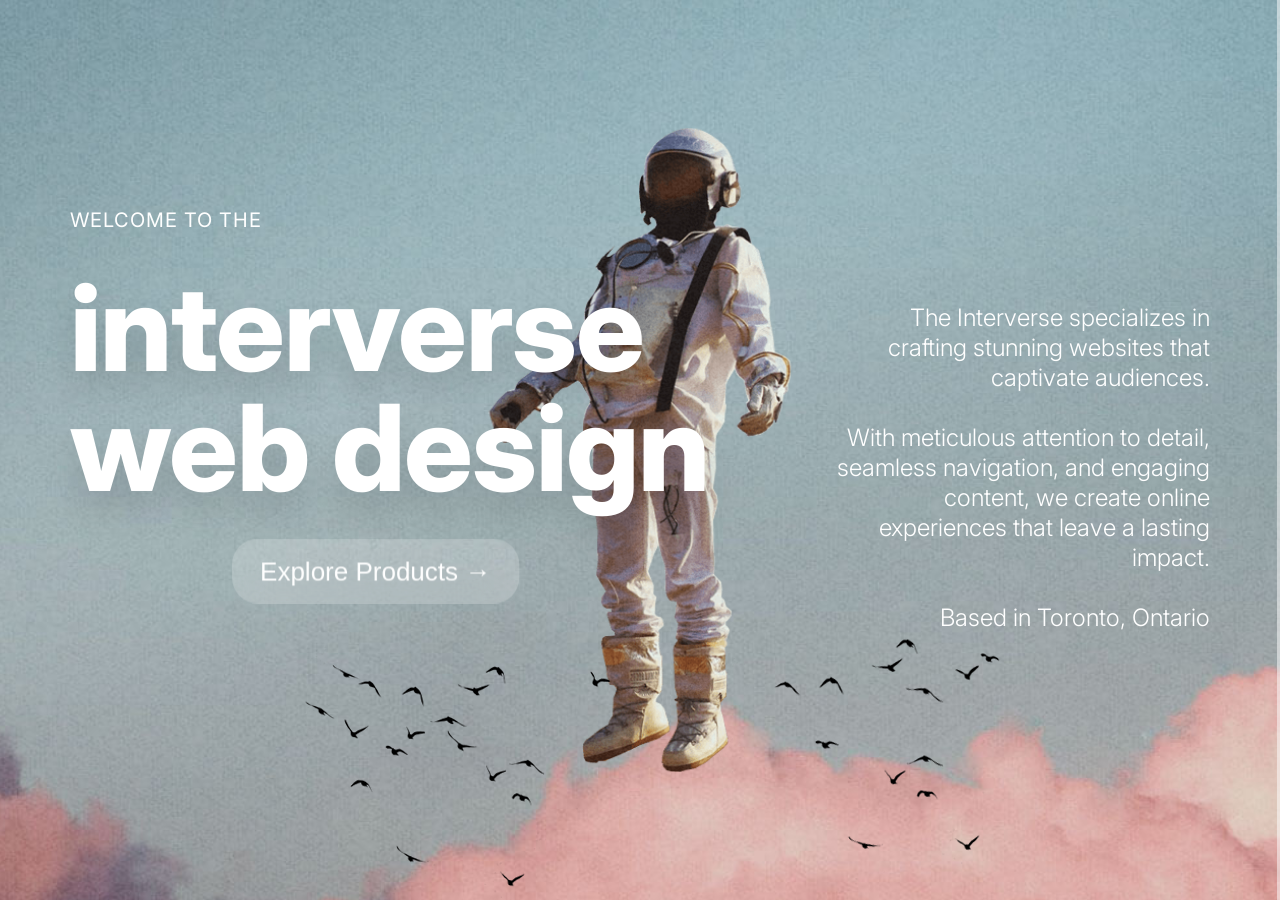
<file: index.html>
<!DOCTYPE html>
<html>

<head>
    <title>Interverse Studio</title>
    <link rel="stylesheet" type="text/css" href="css/main.css">
    <link rel="icon" href="favicon.ico" type="image/x-icon">
    <link rel="icon" href="favicon.png" type="image/png">

    <meta name="description" content="Interverse Studio specializes in cutting-edge web design and development services. Based in Toronto, we craft unique digital experiences that resonate with your audience. Contact us for innovative web solutions." />
    <meta name="keywords" content="web design, web development, digital solutions, Toronto, innovative design, user experience, social networks, eCommerce, online communities, Shopify " />
    <meta name="author" content="Interverse" />
    <meta name="viewport" content="width=device-width, initial-scale=1">

    <!-- LOAD JQUERY LIBRARY -->
    <script src="https://ajax.googleapis.com/ajax/libs/jquery/1.11.1/jquery.js"></script>

    <!-- LOADING FONTS AND ICONS -->
    <link href="https://fonts.googleapis.com/css?family=Roboto:400%7CInter:400%2C800%2C300&display=swap"
        rel="stylesheet" property="stylesheet" media="all" type="text/css">


    <link rel="stylesheet" type="text/css" href="slider 1/fonts/pe-icon-7-stroke/css/pe-icon-7-stroke.css">
    <link rel="stylesheet" type="text/css" href="slider 1/fonts/font-awesome/css/font-awesome.css">

    <!-- REVOLUTION STYLE SHEETS -->
    <link rel="stylesheet" type="text/css" href="slider 1/css/rs6.css">


    <script>
        window.RS_MODULES = window.RS_MODULES || {};
        window.RS_MODULES.modules = window.RS_MODULES.modules || {};
        window.RS_MODULES.waiting = window.RS_MODULES.waiting || [];
        window.RS_MODULES.defered = true;

        window.RS_MODULES.waiting = window.RS_MODULES.waiting.concat(["tpack", "threejs"]);
        window.RS_MODULES.moduleWaiting = window.RS_MODULES.moduleWaiting || {};
        window.RS_MODULES.type = 'compiled';
    </script>
    <script src="slider 1/js/rbtools.min.js"></script>
    <script src="slider 1/js/rs6.min.js"></script>
    <script>function setREVStartSize(e) {
            //window.requestAnimationFrame(function() {
            window.RSIW = window.RSIW === undefined ? window.innerWidth : window.RSIW;
            window.RSIH = window.RSIH === undefined ? window.innerHeight : window.RSIH;
            try {
                var pw = document.getElementById(e.c).parentNode.offsetWidth,
                    newh;
                pw = pw === 0 || isNaN(pw) || (e.l == "fullwidth" || e.layout == "fullwidth") ? window.RSIW : pw;
                e.tabw = e.tabw === undefined ? 0 : parseInt(e.tabw);
                e.thumbw = e.thumbw === undefined ? 0 : parseInt(e.thumbw);
                e.tabh = e.tabh === undefined ? 0 : parseInt(e.tabh);
                e.thumbh = e.thumbh === undefined ? 0 : parseInt(e.thumbh);
                e.tabhide = e.tabhide === undefined ? 0 : parseInt(e.tabhide);
                e.thumbhide = e.thumbhide === undefined ? 0 : parseInt(e.thumbhide);
                e.mh = e.mh === undefined || e.mh == "" || e.mh === "auto" ? 0 : parseInt(e.mh, 0);
                if (e.layout === "fullscreen" || e.l === "fullscreen")
                    newh = Math.max(e.mh, window.RSIH);
                else {
                    e.gw = Array.isArray(e.gw) ? e.gw : [e.gw];
                    for (var i in e.rl) if (e.gw[i] === undefined || e.gw[i] === 0) e.gw[i] = e.gw[i - 1];
                    e.gh = e.el === undefined || e.el === "" || (Array.isArray(e.el) && e.el.length == 0) ? e.gh : e.el;
                    e.gh = Array.isArray(e.gh) ? e.gh : [e.gh];
                    for (var i in e.rl) if (e.gh[i] === undefined || e.gh[i] === 0) e.gh[i] = e.gh[i - 1];

                    var nl = new Array(e.rl.length),
                        ix = 0,
                        sl;
                    e.tabw = e.tabhide >= pw ? 0 : e.tabw;
                    e.thumbw = e.thumbhide >= pw ? 0 : e.thumbw;
                    e.tabh = e.tabhide >= pw ? 0 : e.tabh;
                    e.thumbh = e.thumbhide >= pw ? 0 : e.thumbh;
                    for (var i in e.rl) nl[i] = e.rl[i] < window.RSIW ? 0 : e.rl[i];
                    sl = nl[0];
                    for (var i in nl) if (sl > nl[i] && nl[i] > 0) { sl = nl[i]; ix = i; }
                    var m = pw > (e.gw[ix] + e.tabw + e.thumbw) ? 1 : (pw - (e.tabw + e.thumbw)) / (e.gw[ix]);
                    newh = (e.gh[ix] * m) + (e.tabh + e.thumbh);
                }
                var el = document.getElementById(e.c);
                if (el !== null && el) el.style.height = newh + "px";
                el = document.getElementById(e.c + "_wrapper");
                if (el !== null && el) {
                    el.style.height = newh + "px";
                    el.style.display = "block";
                }
            } catch (e) {
                console.log("Failure at Presize of Slider:" + e)
            }
            //});
        };</script>

</head>

<body>

    <div class="loader-container">
        <img src="/assets/loading.gif" alt="Loading" class="gif">
        <img src="/assets/interverse.svg" alt="Interverse Logo" class="logo">
    </div>

    <div class="content">

        <link rel="stylesheet" href="slider 1/css/revolution.addon.transitionpack.css">
        <!-- START SLIDE ! REVOLUTION SLIDER 6.6.13 -->
        <p class="rs-p-wp-fix"></p>
        <rs-module-wrap id="rev_slider_23_1_wrapper" data-alias="main-11" data-source="gallery"
            style="visibility:hidden;background:transparent;padding:0;">
            <rs-module id="rev_slider_23_1" class="rs-respect-topbar" style="" data-version="6.6.13">
                <rs-slides style="overflow: hidden; position: absolute;">
                    <rs-slide style="position: absolute;" data-key="rs-66" data-title="Slide"
                        data-anim="eng:transitionPack;d:20;e:tpbasic;ms:1000ms;" data-in="o:1;" data-out="a:false;"
                        data-tpack='ie:sine.inOut;ef:skew;prange:100;sko:0;x:0;y:(2);sh:;shx:0;shy:0;shz:0;shr:0;shv:10%;iny:10%;pp:blur;ppbt:motion;ppfbw:;'>


                        <img src="slider 1/assets/sld2-bg.jpeg" alt="" title="sld2-bg.jpeg" width="1920" height="1080"
                            class="rev-slidebg tp-rs-img" data-parallax="off" data-panzoom="d:20000;ss:160%;se:100%;"
                            data-no-retina>
                        <!--						--><rs-zone id="rrzm_66" class="rev_row_zone_middle" style="z-index: 7;"><!--
    
                                    --><rs-row id="slider-23-slide-66-layer-1" data-type="row"
                                data-xy="xo:50px;yo:50px;" data-cbreak="3" data-rsp_bd="off"
                                data-margin="r:50,40,40,40;l:50,40,40,40;" data-frame_0="y:bottom;o:1;"
                                data-frame_0_reverse="y:true;" data-frame_1="e:sine.inOut;sp:1000;"
                                data-frame_999="y:top;o:1;e:sine.inOut;st:w;sp:800;sA:9000;"
                                data-frame_999_reverse="y:true;" style="z-index:6;"><!--
                                        --><rs-column id="slider-23-slide-66-layer-2" data-type="column"
                                    data-xy="xo:50px;yo:50px;" data-rsp_bd="off" data-column="w:66.67%;"
                                    data-frame_0="o:1;" data-frame_999="o:1;st:w;sA:9000;"
                                    style="z-index:7;width:100%;"><!--
                                            --><rs-layer class="rs-pxl-2" id="slider-23-slide-66-layer-5"
                                        data-type="text" data-rsp_ch="on" data-xy="" data-pos="r"
                                        data-text="w:normal;s:20,18,20,16;l:25,20,15,25;ls:1px,0px,0px,0px;"
                                        data-frame_0="y:bottom;o:1;" data-frame_0_reverse="y:true;"
                                        data-frame_1="e:sine.inOut;sp:1000;"
                                        data-frame_999="y:top;o:1;e:sine.inOut;st:w;sp:800;"
                                        data-frame_999_reverse="y:true;"
                                        style="z-index:7;font-family:'Inter';text-transform:uppercase;">welcome to the
                                    </rs-layer><!--
    
                                            --><rs-layer class="rs-pxl-2" id="slider-23-slide-66-layer-6"
                                        data-type="text"
                                        data-tsh="c:rgba(0,0,0,0.15);v:20px,16px,12px,7px;b:35px,28px,21px,12px;"
                                        data-rsp_ch="on" data-xy="" data-pos="r"
                                        data-text="w:normal;s:120,110,80,49;l:120,100,70,43;ls:-1px,0px,0px,0px;fw:800;"
                                        data-margin="b:150,124,160,185;" data-padding="t:35,29,22,14;b:35,29,22,14;"
                                        data-frame_0="y:bottom;o:1;" data-frame_0_reverse="y:true;"
                                        data-frame_1="e:sine.inOut;sp:1000;"
                                        data-frame_999="y:top;o:1;e:sine.inOut;st:w;sp:800;"
                                        data-frame_999_reverse="y:true;"
                                        style="z-index:6;font-family:'Inter';">interverse<br />
                                        web design


                                    </rs-layer><!--
                                        --></rs-column><!--
    
                                        --><rs-column class="rs-pxl-2" id="slider-23-slide-66-layer-7"
                                    data-type="column" data-xy="xo:50px;yo:50px;" data-text="a:right;" data-rsp_bd="off"
                                    data-column="a:bottom;" data-frame_0="o:1;" data-frame_999="o:1;st:w;sA:9000;"
                                    style="z-index:6;width:100%;"><!--
                                            --><rs-layer id="slider-23-slide-66-layer-8" data-type="text"
                                        data-rsp_ch="on" data-xy="" data-pos="r"
                                        data-text="w:normal;s:24,18,18,16;l:30,24,22,24;fw:300;a:right;"
                                        data-dim="h:362px,298px,226px,139px;" data-margin="b:30,25,25,15;"
                                        data-frame_0="y:bottom;o:1;" data-frame_0_reverse="y:true;"
                                        data-frame_1="y:2px,1px,0px,0px;e:sine.inOut;sp:1000;"
                                        data-frame_999="y:top;o:1;e:sine.inOut;st:w;sp:800;"
                                        data-frame_999_reverse="y:true;" style="z-index:6;font-family:'Inter';">


                                        The
                                        Interverse specializes in crafting stunning websites that captivate audiences.
                                        <br />
                                        <br />
                                        With meticulous attention to detail, seamless navigation, and engaging content,
                                        we
                                        create online experiences that leave a lasting impact.
                                        <br /><br />
                                        Based in Toronto, Ontario
                                    </rs-layer>




                                    <!--
                                        --></rs-column><!--
                                    --></rs-row><!--
                                --></rs-zone><!--
    
                                --><rs-layer id="slider-23-slide-66-layer-38" class="rs-pxl-0" data-type="image"
                            data-rsp_ch="on" data-xy="x:c;y:m;" data-text="w:normal;s:20,16,12,7;l:0,20,15,9;"
                            data-dim="w:298px,264px,273px,214px;h:634px,562px,581px,455px;"
                            data-ford="frame_0;frame_1;frame_2;frame_999;" data-frame_0="y:bottom;o:1;"
                            data-frame_0_reverse="y:true;" data-frame_1="e:sine.inOut;sp:1000;"
                            data-frame_999="y:top;sX:1;sY:1;o:1;e:sine.inOut;st:w;sp:800;"
                            data-frame_999_reverse="y:true;" data-frame_2="sX:1.25;sY:1.25;e:none;st:1000;sp:12000;"
                            style="z-index:4;">
                            <img src="slider 1/assets/astronaut1.png" alt="" class="tp-rs-img" width="298" height="634"
                                data-no-retina>
                        </rs-layer><!--
    
                                --><rs-layer id="slider-23-slide-66-layer-3" class="rs-pxl-1" data-type="image"
                            data-rsp_ch="on" data-xy="x:c;y:b;yo:0,70px,133px,82px;"
                            data-text="w:normal;s:20,16,12,7;l:0,20,15,9;"
                            data-dim="w:720px,594px,513px,385px;h:286px,236px,204px,153px;" data-frame_0="y:bottom;o:1;"
                            data-frame_0_reverse="y:true;" data-frame_1="e:sine.inOut;sp:1000;"
                            data-frame_999="y:top;o:1;e:sine.inOut;st:w;sp:800;" data-frame_999_reverse="y:true;"
                            style="z-index:6;"><img src="slider 1/assets/birds1.png" alt="" class="tp-rs-img"
                                width="720" height="286" data-no-retina>
                        </rs-layer>

                        <rs-layer class="rs-pxl-2" data-xy="xo:320px,320px,250px,200px;y:b;yo:0,-40px,0,-140px;"
                            data-text="w:normal;s:20,16,12,7;l:0,20,15,9;"
                            data-dim="w:720px,594px,513px,385px;h:286px,236px,204px,153px;"
                            data-ford="frame_0;frame_1;frame_999;" data-frame_0="y:bottom;o:1;"
                            data-frame_0_reverse="y:true;" data-frame_1="e:sine.inOut;sp:1000;;sX:1.3;sY:1.3"
                            data-frame_999="y:top;sX:1;sY:1;o:1;e:sine.inOut;st:w;sp:800;"
                            data-frame_999_reverse="y:true;" style="z-index:7;">

                            <div class="glass-container">
                                <a href="/products.html" class="glass-button">Explore Products →</a>
                            </div>


                        </rs-layer>





                    </rs-slide>
                </rs-slides>
                <rs-static-layers><!--
                            --><rs-zone id="rrzt_20" class="rev_row_zone_top" style="z-index: 7;"><!--
    
                                    --><rs-row id="slider-23-slide-20-layer-10" class="rs-layer-static" data-type="row"
                            data-xy="xo:50px;yo:50px;" data-vbility="t,t,t,f" data-rsp_bd="off" data-onslides="s:1;"
                            data-margin="t:50,40,40,40;r:50,160,160,160;l:50,160,160,160;" data-frame_0="y:top;o:1;"
                            data-frame_1="e:sine.inOut;sp:1000;" data-frame_999="o:0;st:w;sA:9000;" style="z-index:6;"><!--
                                        --><rs-column id="slider-23-slide-20-layer-11" class="rs-layer-static"
                                data-type="column" data-xy="xo:50px;yo:50px;" data-rsp_bd="off" data-onslides="s:1;"
                                data-column="w:100%;" data-frame_0="o:1;" data-frame_999="o:0;st:w;sA:9000;"
                                style="z-index:6;width:100%;"><!--									--></rs-column><!--
                                    --></rs-row><!--
                                --></rs-zone><!--
                        --></rs-static-layers>
            </rs-module>
            <script>

            </script>
            <script>
                if (typeof revslider_showDoubleJqueryError === "undefined") { function revslider_showDoubleJqueryError(sliderID) { console.log("You have some jquery.js library include that comes after the Slider Revolution files js inclusion."); console.log("To fix this, you can:"); console.log("1. Set 'Module General Options' -> 'Advanced' -> 'jQuery & OutPut Filters' -> 'Put JS to Body' to on"); console.log("2. Find the double jQuery.js inclusion and remove it"); return "Double Included jQuery Library"; } }
            </script>
        </rs-module-wrap>
        <!-- END REVOLUTION SLIDER -->
    </div>

    <script src="js/main.js"></script>

    <script>
        var tpj = jQuery;
        if (window.RS_MODULES === undefined) window.RS_MODULES = {};
        if (RS_MODULES.modules === undefined) RS_MODULES.modules = {};
        RS_MODULES.modules["revslider231"] = {
            once: RS_MODULES.modules["revslider231"] !== undefined ? RS_MODULES.modules["revslider231"].once : undefined, init: function () {
                window.revapi23 = window.revapi23 === undefined || window.revapi23 === null || window.revapi23.length === 0 ? document.getElementById("rev_slider_23_1") : window.revapi23;
                if (window.revapi23 === null || window.revapi23 === undefined || window.revapi23.length == 0) { window.revapi23initTry = window.revapi23initTry === undefined ? 0 : window.revapi23initTry + 1; if (window.revapi23initTry < 20) requestAnimationFrame(function () { RS_MODULES.modules["revslider231"].init() }); return; }
                window.revapi23 = jQuery(window.revapi23);
                if (window.revapi23.revolution == undefined) { revslider_showDoubleJqueryError("rev_slider_23_1"); return; }
                revapi23.revolutionInit({
                    revapi: "revapi23",
                    DPR: "dpr",
                    sliderLayout: "fullscreen",
                    visibilityLevels: "1240,1024,778,480",
                    gridwidth: "1240,1024,778,480",
                    gridheight: "900,768,960,720",
                    perspective: 600,
                    perspectiveType: "global",
                    editorheight: "900,768,960,720",
                    responsiveLevels: "1240,1024,778,480",
                    fullScreenOffsetContainer: "#masthead",
                    progressBar: {
                        style: "vertical",
                        horizontal: "right",
                        vertical: "top",
                        size: "3px",
                        visibility: {
                            3: false
                        },

                    },
                    navigation: {
                        mouseScrollNavigation: "on",
                        wheelViewPort: 100,
                        wheelCallDelay: 1000,
                        onHoverStop: false,
                        touch: {
                            touchenabled: true
                        }
                    },
                    parallax: {
                        levels: [2, -2, 15, 20, 25, 30, 35, 40, 45, 46, 47, 48, 49, 50, 51, 30],
                        type: "mouse",
                        origo: "slidercenter",
                        speed: 0
                    },
                    viewPort: {
                        global: false,
                        globalDist: "-200px",
                        enable: false
                    },
                    fallbacks: {
                        allowHTML5AutoPlayOnAndroid: true
                    },
                });

                window.TP_SHDRS = window.TP_SHDRS || {};
                window.TP_SHDRS.skew = window.TP_SHDRS.skew || ` uniform float left; uniform float top; uniform int dir; uniform float intensity; uniform float origin; uniform bool sh; uniform float shx; uniform float shy; uniform float shr; uniform float shz; uniform float shv; uniform float prange; uniform float progress; uniform vec4 resolution; uniform sampler2D src1; uniform sampler2D src2; varying vec2 vUv; float pi = 3.141592653; float map(float a, float b, float c, float d, float v){ return clamp((v-a)*(d-c)/(b-a) + c, 0., 1.); } vec2 mirror(vec2 v) { vec2 m = mod(v, 2.0); return mix(m, 2.0 - m, step(1.0, m)); } vec2 rotateUV(vec2 uv, float rotation, vec2 mid){ return vec2( cos(rotation) * (uv.x - mid.x) + sin(rotation) * (uv.y - mid.y) + mid.x, cos(rotation) * (uv.y - mid.y) - sin(rotation) * (uv.x - mid.x) + mid.y ); } vec2 getAngle(vec2 p1){ return vec2(.5, .5) * normalize(p1); } float qinticOut(float t, float power) { return 1.0 - pow(1. - t, power); } float elasticOut(float t) { return sin(13.0 * t * pi / shv) * pow(5.5, 3. * (t - 1.0)); } vec2 shake(vec2 uv, float p, float shx, float shy, float tilt, float z) { float m = elasticOut(p); float n = (1. - p) * p; if (tilt != 0.) { float tmc = (1. - m) * m * n; uv = rotateUV(uv, tmc * tilt,vec2(.5,.5)); } if (z != 0.) { p = p * p; uv.x -= 0.5; uv.y -= 0.5; uv *= (z * p * n + 1.); uv.x += 0.5; uv.y += 0.5; } if (shx != 0. && shy != 0.) { uv.x += m * shx * 2. * n; uv.y -= m * (1. - m) * shy * n; } return uv; } void main() { vec2 uv = vUv; vec2 vw = uv; vec2 vwo = vw; float m = progress; float steps = 1.0/(max(abs(left),abs(top)) + 2.); float ms = m; if(sh) ms = qinticOut(m, 10.); float flip = (m -0.5) * 2.; float mult = sin(ms * pi); mult = min(mult, 0.5); if(dir == 1 || dir == 2) mult /= 10.; if(dir == 1) { float shift = origin <= 0.5 ? uv.y - origin : origin - uv.y; float shift2 = origin == 0. || origin == 1. ? 1. : origin; vw.x += sign(left) * mix( shift, shift - 1., ms) * intensity; } else if (dir == 2) { float shift = origin <= 0.5 ? uv.x - origin : origin - uv.x; float shift2 = origin == 0. || origin == 1. ? 1. : origin; vw.y += sign(top) * mix(shift, shift - shift2, ms) * intensity; } else { vec2 d1 = getAngle(vec2(0.5 * top, 0.5 * left)); vec2 d2 = getAngle(vec2(0.5 * top, 0.5 * left)); float l1 = length(vec2(left > 0. ? 1. - uv.x : uv.x, top > 0. ? 1. - uv.y : uv.y)); float l2 = length(vec2(left > 0. ? uv.x : 1. - uv.x, top > 0. ? uv.y : 1. - uv.y)); vec2 a = vw + l1 * d1 * flip * (step(top * left, 0.) - 0.5) * intensity; vec2 b = vw + l2 * d2 * flip * (step(top * left, 0.) - 0.5) * intensity; vw = mix(a, b, ms); } uv = mix(vwo, vw, mult); if(sh) uv = shake(uv, 1. - m, shx, shy, shr, shz); vec2 nUv = vec2(uv.x + ms  * left, uv.y + ms * top); nUv = mirror(nUv); vec2 nUvIn = nUv; if(mod(left, 2.0) != 0.) nUvIn.x *= -1.; if(mod(top, 2.0) != 0.) nUvIn.y *= -1.; float nprog = map((0.5 - prange),(0.5+prange),0.,1.,ms); vec4 col = mix(TEXTURE2D(src1, nUv),  TEXTURE2D(src2, nUvIn), nprog); gl_FragColor = col; }`;

            }
        } // End of RevInitScript
        if (window.RS_MODULES.checkMinimal !== undefined) { window.RS_MODULES.checkMinimal(); };
    </script>



    <script src="slider 1/js/revolution.addon.transitionpack.min.js"></script>
    <script src="slider 1/js/three.min.js"></script>

</body>

</html>
</file>
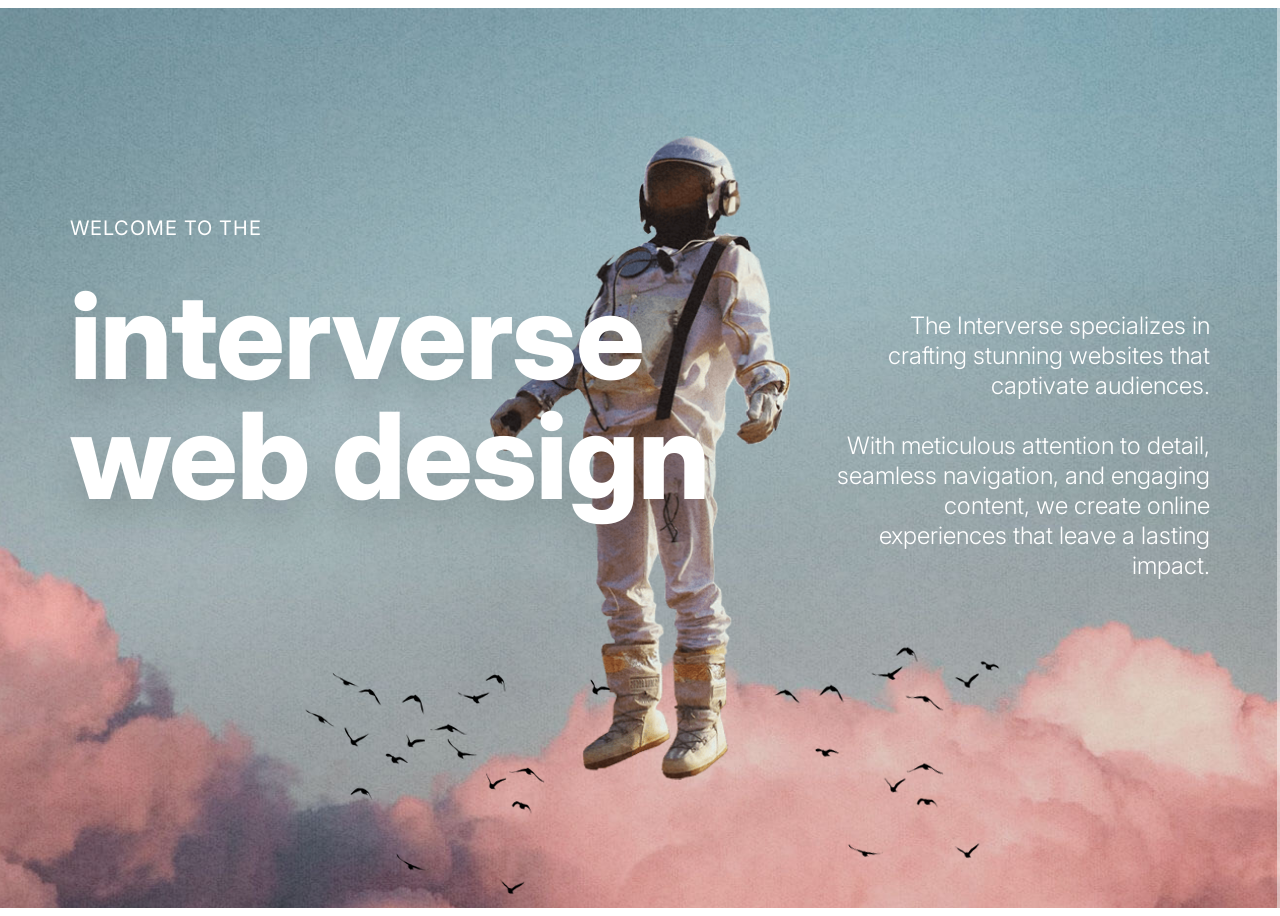
<file: slider 1/slider.html>
<!DOCTYPE html>
<!--[if lt IE 7]>      <html class="no-js lt-ie9 lt-ie8 lt-ie7"> <![endif]-->
<!--[if IE 7]>         <html class="no-js lt-ie9 lt-ie8"> <![endif]-->
<!--[if IE 8]>         <html class="no-js lt-ie9"> <![endif]-->
<!--[if gt IE 8]><!-->
<html class="no-js"> <!--<![endif]-->

<head>
	<meta charset="utf-8">
	<meta http-equiv="X-UA-Compatible" content="IE=edge">
	<title>SLIDE ! - Slider Revolution</title>
	<meta name="description" content="Slider Revolution Example" />
	<meta name="keywords" content="fullscreen image, grid layout, flexbox grid, transition" />
	<meta name="author" content="ThemePunch" />
	<meta name="viewport" content="width=device-width, initial-scale=1">

	<!-- LOAD JQUERY LIBRARY -->
	<script src="https://ajax.googleapis.com/ajax/libs/jquery/1.11.1/jquery.js"></script>

	<!-- LOADING FONTS AND ICONS -->
	<link href="https://fonts.googleapis.com/css?family=Roboto:400%7CInter:400%2C800%2C300&display=swap"
		rel="stylesheet" property="stylesheet" media="all" type="text/css">


	<link rel="stylesheet" type="text/css" href="fonts/pe-icon-7-stroke/css/pe-icon-7-stroke.css">
	<link rel="stylesheet" type="text/css" href="fonts/font-awesome/css/font-awesome.css">

	<!-- REVOLUTION STYLE SHEETS -->
	<link rel="stylesheet" type="text/css" href="css/rs6.css">
	<!-- REVOLUTION LAYERS STYLES -->
	<!-- REVOLUTION JS FILES -->

	<script>
		window.RS_MODULES = window.RS_MODULES || {};
		window.RS_MODULES.modules = window.RS_MODULES.modules || {};
		window.RS_MODULES.waiting = window.RS_MODULES.waiting || [];
		window.RS_MODULES.defered = true;

		window.RS_MODULES.waiting = window.RS_MODULES.waiting.concat(["tpack", "threejs"]);
		window.RS_MODULES.moduleWaiting = window.RS_MODULES.moduleWaiting || {};
		window.RS_MODULES.type = 'compiled';
	</script>
	<script src="js/rbtools.min.js"></script>
	<script src="js/rs6.min.js"></script>

	<script>function setREVStartSize(e) {
			//window.requestAnimationFrame(function() {
			window.RSIW = window.RSIW === undefined ? window.innerWidth : window.RSIW;
			window.RSIH = window.RSIH === undefined ? window.innerHeight : window.RSIH;
			try {
				var pw = document.getElementById(e.c).parentNode.offsetWidth,
					newh;
				pw = pw === 0 || isNaN(pw) || (e.l == "fullwidth" || e.layout == "fullwidth") ? window.RSIW : pw;
				e.tabw = e.tabw === undefined ? 0 : parseInt(e.tabw);
				e.thumbw = e.thumbw === undefined ? 0 : parseInt(e.thumbw);
				e.tabh = e.tabh === undefined ? 0 : parseInt(e.tabh);
				e.thumbh = e.thumbh === undefined ? 0 : parseInt(e.thumbh);
				e.tabhide = e.tabhide === undefined ? 0 : parseInt(e.tabhide);
				e.thumbhide = e.thumbhide === undefined ? 0 : parseInt(e.thumbhide);
				e.mh = e.mh === undefined || e.mh == "" || e.mh === "auto" ? 0 : parseInt(e.mh, 0);
				if (e.layout === "fullscreen" || e.l === "fullscreen")
					newh = Math.max(e.mh, window.RSIH);
				else {
					e.gw = Array.isArray(e.gw) ? e.gw : [e.gw];
					for (var i in e.rl) if (e.gw[i] === undefined || e.gw[i] === 0) e.gw[i] = e.gw[i - 1];
					e.gh = e.el === undefined || e.el === "" || (Array.isArray(e.el) && e.el.length == 0) ? e.gh : e.el;
					e.gh = Array.isArray(e.gh) ? e.gh : [e.gh];
					for (var i in e.rl) if (e.gh[i] === undefined || e.gh[i] === 0) e.gh[i] = e.gh[i - 1];

					var nl = new Array(e.rl.length),
						ix = 0,
						sl;
					e.tabw = e.tabhide >= pw ? 0 : e.tabw;
					e.thumbw = e.thumbhide >= pw ? 0 : e.thumbw;
					e.tabh = e.tabhide >= pw ? 0 : e.tabh;
					e.thumbh = e.thumbhide >= pw ? 0 : e.thumbh;
					for (var i in e.rl) nl[i] = e.rl[i] < window.RSIW ? 0 : e.rl[i];
					sl = nl[0];
					for (var i in nl) if (sl > nl[i] && nl[i] > 0) { sl = nl[i]; ix = i; }
					var m = pw > (e.gw[ix] + e.tabw + e.thumbw) ? 1 : (pw - (e.tabw + e.thumbw)) / (e.gw[ix]);
					newh = (e.gh[ix] * m) + (e.tabh + e.thumbh);
				}
				var el = document.getElementById(e.c);
				if (el !== null && el) el.style.height = newh + "px";
				el = document.getElementById(e.c + "_wrapper");
				if (el !== null && el) {
					el.style.height = newh + "px";
					el.style.display = "block";
				}
			} catch (e) {
				console.log("Failure at Presize of Slider:" + e)
			}
			//});
		};</script>


</head>

<body>


	<link rel="stylesheet" href="css/revolution.addon.transitionpack.css">
	<!-- START SLIDE ! REVOLUTION SLIDER 6.6.13 -->
	<p class="rs-p-wp-fix"></p>
	<rs-module-wrap id="rev_slider_23_1_wrapper" data-alias="main-11" data-source="gallery"
		style="visibility:hidden;background:transparent;padding:0;">
		<rs-module id="rev_slider_23_1" class="rs-respect-topbar" style="" data-version="6.6.13">
			<rs-slides style="overflow: hidden; position: absolute;">
				<rs-slide style="position: absolute;" data-key="rs-66" data-title="Slide"
					data-anim="eng:transitionPack;d:20;e:tpbasic;ms:1000ms;" data-in="o:1;" data-out="a:false;"
					data-tpack='ie:sine.inOut;ef:skew;prange:100;sko:0;x:0;y:(2);sh:;shx:0;shy:0;shz:0;shr:0;shv:10%;iny:10%;pp:blur;ppbt:motion;ppfbw:;'>
					<img src="assets/sld2-bg.jpeg" alt="" title="sld2-bg.jpeg" width="1920" height="1080"
						class="rev-slidebg tp-rs-img" data-parallax="off" data-panzoom="d:10000;ss:120%;se:100%;"
						data-no-retina>
					<!--						--><rs-zone id="rrzm_66" class="rev_row_zone_middle" style="z-index: 7;"><!--

								--><rs-row id="slider-23-slide-66-layer-1" data-type="row" data-xy="xo:50px;yo:50px;" data-cbreak="3"
							data-rsp_bd="off" data-margin="r:50,40,40,40;l:50,40,40,40;" data-frame_0="y:bottom;o:1;"
							data-frame_0_reverse="y:true;" data-frame_1="e:sine.inOut;sp:1000;"
							data-frame_999="y:top;o:1;e:sine.inOut;st:w;sp:800;sA:9000;"
							data-frame_999_reverse="y:true;" style="z-index:6;"><!--
									--><rs-column id="slider-23-slide-66-layer-2" data-type="column" data-xy="xo:50px;yo:50px;" data-rsp_bd="off"
								data-column="w:66.67%;" data-frame_0="o:1;" data-frame_999="o:1;st:w;sA:9000;"
								style="z-index:7;width:100%;"><!--
										--><rs-layer id="slider-23-slide-66-layer-5" data-type="text" data-rsp_ch="on" data-xy="" data-pos="r"
									data-text="w:normal;s:20,18,20,16;l:25,20,15,25;ls:1px,0px,0px,0px;"
									data-frame_0="y:bottom;o:1;" data-frame_0_reverse="y:true;"
									data-frame_1="e:sine.inOut;sp:1000;"
									data-frame_999="y:top;o:1;e:sine.inOut;st:w;sp:800;"
									data-frame_999_reverse="y:true;"
									style="z-index:7;font-family:'Inter';text-transform:uppercase;">welcome to the
								</rs-layer><!--

										--><rs-layer id="slider-23-slide-66-layer-6" data-type="text"
									data-tsh="c:rgba(0,0,0,0.15);v:20px,16px,12px,7px;b:35px,28px,21px,12px;"
									data-rsp_ch="on" data-xy="" data-pos="r"
									data-text="w:normal;s:120,110,80,49;l:120,100,70,43;ls:-1px,0px,0px,0px;fw:800;"
									data-margin="b:150,124,160,185;" data-padding="t:35,29,22,14;b:35,29,22,14;"
									data-frame_0="y:bottom;o:1;" data-frame_0_reverse="y:true;"
									data-frame_1="e:sine.inOut;sp:1000;"
									data-frame_999="y:top;o:1;e:sine.inOut;st:w;sp:800;"
									data-frame_999_reverse="y:true;"
									style="z-index:6;font-family:'Inter';">interverse<br />
									web design
								</rs-layer><!--
									--></rs-column><!--

									--><rs-column id="slider-23-slide-66-layer-7" data-type="column" data-xy="xo:50px;yo:50px;"
								data-text="a:right;" data-rsp_bd="off" data-column="a:bottom;" data-frame_0="o:1;"
								data-frame_999="o:1;st:w;sA:9000;" style="z-index:6;width:100%;"><!--
										--><rs-layer id="slider-23-slide-66-layer-8" data-type="text" data-rsp_ch="on" data-xy="" data-pos="r"
									data-text="w:normal;s:24,18,18,16;l:30,24,22,24;fw:300;a:right;"
									data-dim="h:362px,298px,226px,139px;" data-margin="b:30,25,25,15;"
									data-frame_0="y:bottom;o:1;" data-frame_0_reverse="y:true;"
									data-frame_1="y:2px,1px,0px,0px;e:sine.inOut;sp:1000;"
									data-frame_999="y:top;o:1;e:sine.inOut;st:w;sp:800;"
									data-frame_999_reverse="y:true;" style="z-index:6;font-family:'Inter';">The
									Interverse specializes in crafting stunning websites that captivate audiences.
									<br />
									<br />
									With meticulous attention to detail, seamless navigation, and engaging content, we
									create online experiences that leave a lasting impact.
								</rs-layer><!--
									--></rs-column><!--
								--></rs-row><!--
							--></rs-zone><!--

							--><rs-layer id="slider-23-slide-66-layer-38" class="rs-pxl-1" data-type="image" data-rsp_ch="on"
						data-xy="x:c;y:m;" data-text="w:normal;s:20,16,12,7;l:0,20,15,9;"
						data-dim="w:298px,264px,273px,214px;h:634px,562px,581px,455px;"
						data-ford="frame_0;frame_1;frame_2;frame_999;" data-frame_0="y:bottom;o:1;"
						data-frame_0_reverse="y:true;" data-frame_1="e:sine.inOut;sp:1000;"
						data-frame_999="y:top;sX:1;sY:1;o:1;e:sine.inOut;st:w;sp:800;" data-frame_999_reverse="y:true;"
						data-frame_2="sX:1.15;sY:1.15;e:none;st:1000;sp:8000;" style="z-index:4;"><img
							src="assets/astronaut1.png" alt="" class="tp-rs-img" width="298" height="634"
							data-no-retina>
					</rs-layer><!--

							--><rs-layer id="slider-23-slide-66-layer-39" class="rs-pxl-2" data-type="image" data-rsp_ch="on"
						data-xy="x:c;y:b;yo:0,70px,133px,82px;" data-text="w:normal;s:20,16,12,7;l:0,20,15,9;"
						data-dim="w:720px,594px,513px,385px;h:286px,236px,204px,153px;" data-frame_0="y:bottom;o:1;"
						data-frame_0_reverse="y:true;" data-frame_1="e:sine.inOut;sp:1000;"
						data-frame_999="y:top;o:1;e:sine.inOut;st:w;sp:800;" data-frame_999_reverse="y:true;"
						style="z-index:6;"><img src="assets/birds1.png" alt="" class="tp-rs-img" width="720"
							height="286" data-no-retina>
					</rs-layer><!--
--> </rs-slide>
			</rs-slides>
			<rs-static-layers><!--
						--><rs-zone id="rrzt_20" class="rev_row_zone_top" style="z-index: 7;"><!--

								--><rs-row id="slider-23-slide-20-layer-10" class="rs-layer-static" data-type="row" data-xy="xo:50px;yo:50px;"
						data-vbility="t,t,t,f" data-rsp_bd="off" data-onslides="s:1;"
						data-margin="t:50,40,40,40;r:50,160,160,160;l:50,160,160,160;" data-frame_0="y:top;o:1;"
						data-frame_1="e:sine.inOut;sp:1000;" data-frame_999="o:0;st:w;sA:9000;" style="z-index:6;"><!--
									--><rs-column id="slider-23-slide-20-layer-11" class="rs-layer-static" data-type="column"
							data-xy="xo:50px;yo:50px;" data-rsp_bd="off" data-onslides="s:1;" data-column="w:100%;"
							data-frame_0="o:1;" data-frame_999="o:0;st:w;sA:9000;"
							style="z-index:6;width:100%;"><!--									--></rs-column><!--
								--></rs-row><!--
							--></rs-zone><!--
					--></rs-static-layers>
		</rs-module>
		<script>

		</script>
		<script>
			if (typeof revslider_showDoubleJqueryError === "undefined") { function revslider_showDoubleJqueryError(sliderID) { console.log("You have some jquery.js library include that comes after the Slider Revolution files js inclusion."); console.log("To fix this, you can:"); console.log("1. Set 'Module General Options' -> 'Advanced' -> 'jQuery & OutPut Filters' -> 'Put JS to Body' to on"); console.log("2. Find the double jQuery.js inclusion and remove it"); return "Double Included jQuery Library"; } }
		</script>
	</rs-module-wrap>
	<!-- END REVOLUTION SLIDER -->

	<script>
		var tpj = jQuery;
		if (window.RS_MODULES === undefined) window.RS_MODULES = {};
		if (RS_MODULES.modules === undefined) RS_MODULES.modules = {};
		RS_MODULES.modules["revslider231"] = {
			once: RS_MODULES.modules["revslider231"] !== undefined ? RS_MODULES.modules["revslider231"].once : undefined, init: function () {
				window.revapi23 = window.revapi23 === undefined || window.revapi23 === null || window.revapi23.length === 0 ? document.getElementById("rev_slider_23_1") : window.revapi23;
				if (window.revapi23 === null || window.revapi23 === undefined || window.revapi23.length == 0) { window.revapi23initTry = window.revapi23initTry === undefined ? 0 : window.revapi23initTry + 1; if (window.revapi23initTry < 20) requestAnimationFrame(function () { RS_MODULES.modules["revslider231"].init() }); return; }
				window.revapi23 = jQuery(window.revapi23);
				if (window.revapi23.revolution == undefined) { revslider_showDoubleJqueryError("rev_slider_23_1"); return; }
				revapi23.revolutionInit({
					revapi: "revapi23",
					DPR: "dpr",
					sliderLayout: "fullscreen",
					visibilityLevels: "1240,1024,778,480",
					gridwidth: "1240,1024,778,480",
					gridheight: "900,768,960,720",
					perspective: 600,
					perspectiveType: "global",
					editorheight: "900,768,960,720",
					responsiveLevels: "1240,1024,778,480",
					fullScreenOffsetContainer: "#masthead",
					progressBar: {
						style: "vertical",
						horizontal: "right",
						vertical: "top",
						size: "3px",
						visibility: {
							3: false
						},

					},
					navigation: {
						mouseScrollNavigation: "on",
						wheelViewPort: 100,
						wheelCallDelay: 1000,
						onHoverStop: false,
						touch: {
							touchenabled: true
						}
					},
					parallax: {
						levels: [2, -2, 15, 20, 25, 30, 35, 40, 45, 46, 47, 48, 49, 50, 51, 30],
						type: "mouse",
						origo: "slidercenter",
						speed: 0
					},
					viewPort: {
						global: false,
						globalDist: "-200px",
						enable: false
					},
					fallbacks: {
						allowHTML5AutoPlayOnAndroid: true
					},
				});

				if (revapi23 !== undefined) jQuery.fn.revolution.transitionpackInit(revapi23[0].id, { url: "https://interverse.studio/store/wp-content/plugins/revslider-transitionpack-addon/" });
				window.TP_SHDRS = window.TP_SHDRS || {};
				window.TP_SHDRS.skew = window.TP_SHDRS.skew || ` uniform float left; uniform float top; uniform int dir; uniform float intensity; uniform float origin; uniform bool sh; uniform float shx; uniform float shy; uniform float shr; uniform float shz; uniform float shv; uniform float prange; uniform float progress; uniform vec4 resolution; uniform sampler2D src1; uniform sampler2D src2; varying vec2 vUv; float pi = 3.141592653; float map(float a, float b, float c, float d, float v){ return clamp((v-a)*(d-c)/(b-a) + c, 0., 1.); } vec2 mirror(vec2 v) { vec2 m = mod(v, 2.0); return mix(m, 2.0 - m, step(1.0, m)); } vec2 rotateUV(vec2 uv, float rotation, vec2 mid){ return vec2( cos(rotation) * (uv.x - mid.x) + sin(rotation) * (uv.y - mid.y) + mid.x, cos(rotation) * (uv.y - mid.y) - sin(rotation) * (uv.x - mid.x) + mid.y ); } vec2 getAngle(vec2 p1){ return vec2(.5, .5) * normalize(p1); } float qinticOut(float t, float power) { return 1.0 - pow(1. - t, power); } float elasticOut(float t) { return sin(13.0 * t * pi / shv) * pow(5.5, 3. * (t - 1.0)); } vec2 shake(vec2 uv, float p, float shx, float shy, float tilt, float z) { float m = elasticOut(p); float n = (1. - p) * p; if (tilt != 0.) { float tmc = (1. - m) * m * n; uv = rotateUV(uv, tmc * tilt,vec2(.5,.5)); } if (z != 0.) { p = p * p; uv.x -= 0.5; uv.y -= 0.5; uv *= (z * p * n + 1.); uv.x += 0.5; uv.y += 0.5; } if (shx != 0. && shy != 0.) { uv.x += m * shx * 2. * n; uv.y -= m * (1. - m) * shy * n; } return uv; } void main() { vec2 uv = vUv; vec2 vw = uv; vec2 vwo = vw; float m = progress; float steps = 1.0/(max(abs(left),abs(top)) + 2.); float ms = m; if(sh) ms = qinticOut(m, 10.); float flip = (m -0.5) * 2.; float mult = sin(ms * pi); mult = min(mult, 0.5); if(dir == 1 || dir == 2) mult /= 10.; if(dir == 1) { float shift = origin <= 0.5 ? uv.y - origin : origin - uv.y; float shift2 = origin == 0. || origin == 1. ? 1. : origin; vw.x += sign(left) * mix( shift, shift - 1., ms) * intensity; } else if (dir == 2) { float shift = origin <= 0.5 ? uv.x - origin : origin - uv.x; float shift2 = origin == 0. || origin == 1. ? 1. : origin; vw.y += sign(top) * mix(shift, shift - shift2, ms) * intensity; } else { vec2 d1 = getAngle(vec2(0.5 * top, 0.5 * left)); vec2 d2 = getAngle(vec2(0.5 * top, 0.5 * left)); float l1 = length(vec2(left > 0. ? 1. - uv.x : uv.x, top > 0. ? 1. - uv.y : uv.y)); float l2 = length(vec2(left > 0. ? uv.x : 1. - uv.x, top > 0. ? uv.y : 1. - uv.y)); vec2 a = vw + l1 * d1 * flip * (step(top * left, 0.) - 0.5) * intensity; vec2 b = vw + l2 * d2 * flip * (step(top * left, 0.) - 0.5) * intensity; vw = mix(a, b, ms); } uv = mix(vwo, vw, mult); if(sh) uv = shake(uv, 1. - m, shx, shy, shr, shz); vec2 nUv = vec2(uv.x + ms  * left, uv.y + ms * top); nUv = mirror(nUv); vec2 nUvIn = nUv; if(mod(left, 2.0) != 0.) nUvIn.x *= -1.; if(mod(top, 2.0) != 0.) nUvIn.y *= -1.; float nprog = map((0.5 - prange),(0.5+prange),0.,1.,ms); vec4 col = mix(TEXTURE2D(src1, nUv),  TEXTURE2D(src2, nUvIn), nprog); gl_FragColor = col; }`;

			}
		} // End of RevInitScript
		if (window.RS_MODULES.checkMinimal !== undefined) { window.RS_MODULES.checkMinimal(); };
	</script>



	<script src="js/revolution.addon.transitionpack.min.js"></script>
	<script src="js/three.min.js"></script>
	<script
		type="text/javascript">window.RVS = window.RVS || {}; window.RVS.ENV = window.RVS.ENV || {}; window.RVS.ENV.TRANSITIONPACK_URL = "https://interverse.studio/store/wp-content/plugins/revslider-transitionpack-addon/";</script>
</body>

</html>
</file>
<file: css/main.css>
body,
html {
    height: 100%;
    margin: 0;
    font-family: Arial, sans-serif;
}

.loader-container {
    position: fixed;
    top: 0;
    left: 0;
    width: 100%;
    height: 100%;
    z-index: 9999;
    background-color: #fbf7ed;
    display: flex;
    justify-content: center;
    align-items: center;
    flex-direction: column;
    transition: top 1.2s ease;
}

.white-logo {
    width: calc(6vw + 50px);
}

.slide-up {
    top: -100%;
}

.gif {
    width: 40vw;
    /* Use viewport width */
    height: auto;
    margin-top: -7%;
}

.logo {
    width: 35vw;
    /* Use viewport width */
    height: auto;
    margin-top: -9%;
    /* Relative unit */
}


.glass-button {
    text-decoration: none;
    font-weight: 200;
    color: white;
    padding: 2% 3%;
    border-radius: 1em;
    background: rgba(255, 255, 255, 0.2);
    backdrop-filter: blur(15px);
    transition: transform 0.2s;
}


@media (max-width: 600px) {


    .logo {
        width: 45vw;
        /* Adjusted for smaller screens */
        margin-top: -5%;
        /* Adjusted for smaller screens */
    }

    .glass-button {
        text-decoration: none;
        font-weight: 200;
        color: white;
        padding: 2vw 3vw;
        border-radius: 2vw;
        background: rgba(255, 255, 255, 0.2);
        backdrop-filter: blur(15px);
        transition: transform 0.2s;
        font-size: 3.5vw;
    }
}

.content {
    display: block;
    opacity: 0;
    transition: opacity 1.2s ease;
}




.glass-button:hover {
    transform: scale(1.1);
}


.title>a {
    text-decoration: none;
    color: rgb(251 247 237)
}

.wrapperC {
    display: flex;
    overflow: auto;
    cursor: grab;
}

.wrapperC::-webkit-scrollbar {
    width: 0;
}

.wrapperC .item {
    min-width: 234px;
    /* was 180px */
    height: 110px;
    line-height: 1.5;
    padding: 0px 5px 0px 0px;
    margin: 0px 1px 0px 0px;
    height: fit-content;
}

.title {
    white-space: nowrap;
    overflow: hidden;
    text-overflow: ellipsis;
    max-width: 30ch;
    font-size: 18px;
    text-align: center;
    color: #fbf7ed;
}

.author {
    font-size: 14px;
    display: inline-block;
}

.title>span a:hover {
    color: #fff !important;
}

.title>a:hover {
    color: #fff !important;
}

::-webkit-scrollbar {
    display: none;
}

.thumbnail {
    width: max-width;
    height: 100px;
    background-position: center;
    background-size: cover;
    border-radius: 12px;
    padding: 28px 20px 20px 20px;
    font-size: 200%;
    text-align: center;
    color: #fbf7ed;
    backdrop-filter: blur(5px) saturate(200%);
    -webkit-backdrop-filter: blur(5px) saturate(200%);
    background-color: rgba(255, 255, 255, 0.15);
    border-radius: 12px;
    border: 1px solid rgba(209, 213, 219, 0.3);
    margin-bottom: 7px;
}
</file>
<file: slider 1/fonts/pe-icon-7-stroke/css/pe-icon-7-stroke.css>
@font-face {
	font-family: 'Pe-icon-7-stroke';
	src:url('../fonts/Pe-icon-7-stroke.eot?d7yf1v');
	src:url('../fonts/Pe-icon-7-stroke.eot?#iefixd7yf1v') format('embedded-opentype'),
		url('../fonts/Pe-icon-7-stroke.woff?d7yf1v') format('woff'),
		url('../fonts/Pe-icon-7-stroke.ttf?d7yf1v') format('truetype'),
		url('../fonts/Pe-icon-7-stroke.svg?d7yf1v#Pe-icon-7-stroke') format('svg');
	font-weight: normal;
	font-style: normal;
}

[class^="pe-7s-"], [class*=" pe-7s-"] {
	display: inline-block;
	font-family: 'Pe-icon-7-stroke';
	speak: none;
	font-style: normal;
	font-weight: normal;
	font-variant: normal;
	text-transform: none;
	line-height: 1;

	/* Better Font Rendering =========== */
	-webkit-font-smoothing: antialiased;
	-moz-osx-font-smoothing: grayscale;
}

.pe-7s-album:before {
	content: "\e6aa";
}
.pe-7s-arc:before {
	content: "\e6ab";
}
.pe-7s-back-2:before {
	content: "\e6ac";
}
.pe-7s-bandaid:before {
	content: "\e6ad";
}
.pe-7s-car:before {
	content: "\e6ae";
}
.pe-7s-diamond:before {
	content: "\e6af";
}
.pe-7s-door-lock:before {
	content: "\e6b0";
}
.pe-7s-eyedropper:before {
	content: "\e6b1";
}
.pe-7s-female:before {
	content: "\e6b2";
}
.pe-7s-gym:before {
	content: "\e6b3";
}
.pe-7s-hammer:before {
	content: "\e6b4";
}
.pe-7s-headphones:before {
	content: "\e6b5";
}
.pe-7s-helm:before {
	content: "\e6b6";
}
.pe-7s-hourglass:before {
	content: "\e6b7";
}
.pe-7s-leaf:before {
	content: "\e6b8";
}
.pe-7s-magic-wand:before {
	content: "\e6b9";
}
.pe-7s-male:before {
	content: "\e6ba";
}
.pe-7s-map-2:before {
	content: "\e6bb";
}
.pe-7s-next-2:before {
	content: "\e6bc";
}
.pe-7s-paint-bucket:before {
	content: "\e6bd";
}
.pe-7s-pendrive:before {
	content: "\e6be";
}
.pe-7s-photo:before {
	content: "\e6bf";
}
.pe-7s-piggy:before {
	content: "\e6c0";
}
.pe-7s-plugin:before {
	content: "\e6c1";
}
.pe-7s-refresh-2:before {
	content: "\e6c2";
}
.pe-7s-rocket:before {
	content: "\e6c3";
}
.pe-7s-settings:before {
	content: "\e6c4";
}
.pe-7s-shield:before {
	content: "\e6c5";
}
.pe-7s-smile:before {
	content: "\e6c6";
}
.pe-7s-usb:before {
	content: "\e6c7";
}
.pe-7s-vector:before {
	content: "\e6c8";
}
.pe-7s-wine:before {
	content: "\e6c9";
}
.pe-7s-cloud-upload:before {
	content: "\e68a";
}
.pe-7s-cash:before {
	content: "\e68c";
}
.pe-7s-close:before {
	content: "\e680";
}
.pe-7s-bluetooth:before {
	content: "\e68d";
}
.pe-7s-cloud-download:before {
	content: "\e68b";
}
.pe-7s-way:before {
	content: "\e68e";
}
.pe-7s-close-circle:before {
	content: "\e681";
}
.pe-7s-id:before {
	content: "\e68f";
}
.pe-7s-angle-up:before {
	content: "\e682";
}
.pe-7s-wristwatch:before {
	content: "\e690";
}
.pe-7s-angle-up-circle:before {
	content: "\e683";
}
.pe-7s-world:before {
	content: "\e691";
}
.pe-7s-angle-right:before {
	content: "\e684";
}
.pe-7s-volume:before {
	content: "\e692";
}
.pe-7s-angle-right-circle:before {
	content: "\e685";
}
.pe-7s-users:before {
	content: "\e693";
}
.pe-7s-angle-left:before {
	content: "\e686";
}
.pe-7s-user-female:before {
	content: "\e694";
}
.pe-7s-angle-left-circle:before {
	content: "\e687";
}
.pe-7s-up-arrow:before {
	content: "\e695";
}
.pe-7s-angle-down:before {
	content: "\e688";
}
.pe-7s-switch:before {
	content: "\e696";
}
.pe-7s-angle-down-circle:before {
	content: "\e689";
}
.pe-7s-scissors:before {
	content: "\e697";
}
.pe-7s-wallet:before {
	content: "\e600";
}
.pe-7s-safe:before {
	content: "\e698";
}
.pe-7s-volume2:before {
	content: "\e601";
}
.pe-7s-volume1:before {
	content: "\e602";
}
.pe-7s-voicemail:before {
	content: "\e603";
}
.pe-7s-video:before {
	content: "\e604";
}
.pe-7s-user:before {
	content: "\e605";
}
.pe-7s-upload:before {
	content: "\e606";
}
.pe-7s-unlock:before {
	content: "\e607";
}
.pe-7s-umbrella:before {
	content: "\e608";
}
.pe-7s-trash:before {
	content: "\e609";
}
.pe-7s-tools:before {
	content: "\e60a";
}
.pe-7s-timer:before {
	content: "\e60b";
}
.pe-7s-ticket:before {
	content: "\e60c";
}
.pe-7s-target:before {
	content: "\e60d";
}
.pe-7s-sun:before {
	content: "\e60e";
}
.pe-7s-study:before {
	content: "\e60f";
}
.pe-7s-stopwatch:before {
	content: "\e610";
}
.pe-7s-star:before {
	content: "\e611";
}
.pe-7s-speaker:before {
	content: "\e612";
}
.pe-7s-signal:before {
	content: "\e613";
}
.pe-7s-shuffle:before {
	content: "\e614";
}
.pe-7s-shopbag:before {
	content: "\e615";
}
.pe-7s-share:before {
	content: "\e616";
}
.pe-7s-server:before {
	content: "\e617";
}
.pe-7s-search:before {
	content: "\e618";
}
.pe-7s-film:before {
	content: "\e6a5";
}
.pe-7s-science:before {
	content: "\e619";
}
.pe-7s-disk:before {
	content: "\e6a6";
}
.pe-7s-ribbon:before {
	content: "\e61a";
}
.pe-7s-repeat:before {
	content: "\e61b";
}
.pe-7s-refresh:before {
	content: "\e61c";
}
.pe-7s-add-user:before {
	content: "\e6a9";
}
.pe-7s-refresh-cloud:before {
	content: "\e61d";
}
.pe-7s-paperclip:before {
	content: "\e69c";
}
.pe-7s-radio:before {
	content: "\e61e";
}
.pe-7s-note2:before {
	content: "\e69d";
}
.pe-7s-print:before {
	content: "\e61f";
}
.pe-7s-network:before {
	content: "\e69e";
}
.pe-7s-prev:before {
	content: "\e620";
}
.pe-7s-mute:before {
	content: "\e69f";
}
.pe-7s-power:before {
	content: "\e621";
}
.pe-7s-medal:before {
	content: "\e6a0";
}
.pe-7s-portfolio:before {
	content: "\e622";
}
.pe-7s-like2:before {
	content: "\e6a1";
}
.pe-7s-plus:before {
	content: "\e623";
}
.pe-7s-left-arrow:before {
	content: "\e6a2";
}
.pe-7s-play:before {
	content: "\e624";
}
.pe-7s-key:before {
	content: "\e6a3";
}
.pe-7s-plane:before {
	content: "\e625";
}
.pe-7s-joy:before {
	content: "\e6a4";
}
.pe-7s-photo-gallery:before {
	content: "\e626";
}
.pe-7s-pin:before {
	content: "\e69b";
}
.pe-7s-phone:before {
	content: "\e627";
}
.pe-7s-plug:before {
	content: "\e69a";
}
.pe-7s-pen:before {
	content: "\e628";
}
.pe-7s-right-arrow:before {
	content: "\e699";
}
.pe-7s-paper-plane:before {
	content: "\e629";
}
.pe-7s-delete-user:before {
	content: "\e6a7";
}
.pe-7s-paint:before {
	content: "\e62a";
}
.pe-7s-bottom-arrow:before {
	content: "\e6a8";
}
.pe-7s-notebook:before {
	content: "\e62b";
}
.pe-7s-note:before {
	content: "\e62c";
}
.pe-7s-next:before {
	content: "\e62d";
}
.pe-7s-news-paper:before {
	content: "\e62e";
}
.pe-7s-musiclist:before {
	content: "\e62f";
}
.pe-7s-music:before {
	content: "\e630";
}
.pe-7s-mouse:before {
	content: "\e631";
}
.pe-7s-more:before {
	content: "\e632";
}
.pe-7s-moon:before {
	content: "\e633";
}
.pe-7s-monitor:before {
	content: "\e634";
}
.pe-7s-micro:before {
	content: "\e635";
}
.pe-7s-menu:before {
	content: "\e636";
}
.pe-7s-map:before {
	content: "\e637";
}
.pe-7s-map-marker:before {
	content: "\e638";
}
.pe-7s-mail:before {
	content: "\e639";
}
.pe-7s-mail-open:before {
	content: "\e63a";
}
.pe-7s-mail-open-file:before {
	content: "\e63b";
}
.pe-7s-magnet:before {
	content: "\e63c";
}
.pe-7s-loop:before {
	content: "\e63d";
}
.pe-7s-look:before {
	content: "\e63e";
}
.pe-7s-lock:before {
	content: "\e63f";
}
.pe-7s-lintern:before {
	content: "\e640";
}
.pe-7s-link:before {
	content: "\e641";
}
.pe-7s-like:before {
	content: "\e642";
}
.pe-7s-light:before {
	content: "\e643";
}
.pe-7s-less:before {
	content: "\e644";
}
.pe-7s-keypad:before {
	content: "\e645";
}
.pe-7s-junk:before {
	content: "\e646";
}
.pe-7s-info:before {
	content: "\e647";
}
.pe-7s-home:before {
	content: "\e648";
}
.pe-7s-help2:before {
	content: "\e649";
}
.pe-7s-help1:before {
	content: "\e64a";
}
.pe-7s-graph3:before {
	content: "\e64b";
}
.pe-7s-graph2:before {
	content: "\e64c";
}
.pe-7s-graph1:before {
	content: "\e64d";
}
.pe-7s-graph:before {
	content: "\e64e";
}
.pe-7s-global:before {
	content: "\e64f";
}
.pe-7s-gleam:before {
	content: "\e650";
}
.pe-7s-glasses:before {
	content: "\e651";
}
.pe-7s-gift:before {
	content: "\e652";
}
.pe-7s-folder:before {
	content: "\e653";
}
.pe-7s-flag:before {
	content: "\e654";
}
.pe-7s-filter:before {
	content: "\e655";
}
.pe-7s-file:before {
	content: "\e656";
}
.pe-7s-expand1:before {
	content: "\e657";
}
.pe-7s-exapnd2:before {
	content: "\e658";
}
.pe-7s-edit:before {
	content: "\e659";
}
.pe-7s-drop:before {
	content: "\e65a";
}
.pe-7s-drawer:before {
	content: "\e65b";
}
.pe-7s-download:before {
	content: "\e65c";
}
.pe-7s-display2:before {
	content: "\e65d";
}
.pe-7s-display1:before {
	content: "\e65e";
}
.pe-7s-diskette:before {
	content: "\e65f";
}
.pe-7s-date:before {
	content: "\e660";
}
.pe-7s-cup:before {
	content: "\e661";
}
.pe-7s-culture:before {
	content: "\e662";
}
.pe-7s-crop:before {
	content: "\e663";
}
.pe-7s-credit:before {
	content: "\e664";
}
.pe-7s-copy-file:before {
	content: "\e665";
}
.pe-7s-config:before {
	content: "\e666";
}
.pe-7s-compass:before {
	content: "\e667";
}
.pe-7s-comment:before {
	content: "\e668";
}
.pe-7s-coffee:before {
	content: "\e669";
}
.pe-7s-cloud:before {
	content: "\e66a";
}
.pe-7s-clock:before {
	content: "\e66b";
}
.pe-7s-check:before {
	content: "\e66c";
}
.pe-7s-chat:before {
	content: "\e66d";
}
.pe-7s-cart:before {
	content: "\e66e";
}
.pe-7s-camera:before {
	content: "\e66f";
}
.pe-7s-call:before {
	content: "\e670";
}
.pe-7s-calculator:before {
	content: "\e671";
}
.pe-7s-browser:before {
	content: "\e672";
}
.pe-7s-box2:before {
	content: "\e673";
}
.pe-7s-box1:before {
	content: "\e674";
}
.pe-7s-bookmarks:before {
	content: "\e675";
}
.pe-7s-bicycle:before {
	content: "\e676";
}
.pe-7s-bell:before {
	content: "\e677";
}
.pe-7s-battery:before {
	content: "\e678";
}
.pe-7s-ball:before {
	content: "\e679";
}
.pe-7s-back:before {
	content: "\e67a";
}
.pe-7s-attention:before {
	content: "\e67b";
}
.pe-7s-anchor:before {
	content: "\e67c";
}
.pe-7s-albums:before {
	content: "\e67d";
}
.pe-7s-alarm:before {
	content: "\e67e";
}
.pe-7s-airplay:before {
	content: "\e67f";
}
</file>
<file: slider 1/css/rs6.css>
/* FIX FOR WORDPRESS's CRAZY <p> TAG ANOMALY */
.rs-p-wp-fix { display: none !important; margin: 0 !important; height: 0px !important; }

/* NEW Z-INDEX FIX*/
.wp-block-themepunch-revslider { position: relative }

/* FIX FOR QUICK LOADING OF SLIDER SCRIPTS AND WP-ROCKET READDING IMG TAG INTO DOM*/
/*rs-sbg-px rs-sbg-wrap img { display:none !important}*/

/* MODAL BASICS */
rs-modal { position: fixed !important; z-index: 9999999 !important; pointer-events: none !important;}
rs-modal.rs-modal-auto { top: auto;bottom: auto;left: auto; right:auto; }
rs-modal.rs-modal-fullwidth,
rs-modal.rs-modal-fullscreen { top: 0px; left: 0px; width: 100%; height: 100%; }
rs-modal rs-fullwidth-wrap { position: absolute; top: 0px; left: 0px; height: 100%;}
rs-module-wrap.rs-modal { display:none; max-height: 100% !important; overflow: auto !important;  pointer-events: auto !important;}
rs-module-wrap.hideallscrollbars.rs-modal { overflow: hidden !important; max-width: 100% !important}
rs-modal-cover { width: 100%; height: 100%; z-index: 0; background: transparent; position: absolute;top: 0px;left: 0px; cursor: pointer; pointer-events: auto}
body>rs-modal-cover { position: fixed; z-index: 9999995 !important; }

rs-sbg-px { pointer-events: none }

.rs-forceuntouchable,
.rs-forceuntouchable * { pointer-events: none !important; }

.rs-forcehidden * { visibility: hidden !important; }

/*rs-modal rs-fullwidth-wrap rs-module-wrap { transform: translateY(-50%) !important; top: 50% !important; }*/

.rs_splitted_lines { display: block; white-space: nowrap !important}

.rs-go-fullscreen {
	position:fixed !important;
	width:100% !important;
	height:100% !important;
	top:0px !important;
	left:0px !important;
	z-index:9999999 !important;
	background:#ffffff;
}
.rtl {	direction: rtl;}
@font-face {
  font-family: 'revicons';
  src: url('../fonts/revicons/revicons.eot?5510888');
  src: url('../fonts/revicons/revicons.eot?5510888#iefix') format('embedded-opentype'),
	   url('../fonts/revicons/revicons.woff?5510888') format('woff'),
	   url('../fonts/revicons/revicons.ttf?5510888') format('truetype'),
	   url('../fonts/revicons/revicons.svg?5510888#revicons') format('svg');
  font-weight: normal;
  font-style: normal;
  font-display: swap;
}

 [class^="revicon-"]:before, [class*=" revicon-"]:before {
  font-family: "revicons";
  font-style: normal;
  font-weight: normal;
  speak: never;
  speak-as: spell-out;
  display: inline-block;
  text-decoration: inherit;
  width: 1em;
  margin-right: .2em;
  text-align: center;

  /* For safety - reset parent styles, that can break glyph codes*/
  font-variant: normal;
  text-transform: none;

  /* fix buttons height, for twitter bootstrap */
  line-height: 1em;

  /* Animation center compensation - margins should be symmetric */
  /* remove if not needed */
  margin-left: .2em;

  /* you can be more comfortable with increased icons size */
  /* font-size: 120%; */

  /* Uncomment for 3D effect */
  /* text-shadow: 1px 1px 1px rgba(127, 127, 127, 0.3); */
}


rs-module i[class^="fa-"],
rs-module i[class*=" fa-"],
.rb-modal-wrapper i[class^="fa-"],
.rb-modal-wrapper i[class*=" fa-"],
#waitaminute i[class^="fa-"],
#waitaminute i[class*=" fa-"],
#objectlibrary i[class^="fa-"],
#objectlibrary i[class*=" fa-"],
#rs_overview i[class^="fa-"],
#rs_overview i[class*=" fa-"],
#rs_overview_menu i[class^="fa-"],
#rs_overview_menu i[class*=" fa-"],
#builderView i[class^="fa-"],
#builderView i[class*=" fa-"]
{
  display: inline-block;
  font: normal normal normal 14px/1 FontAwesome;
  font-size: inherit;
  text-rendering: auto;
  -webkit-font-smoothing: antialiased;
  -moz-osx-font-smoothing: grayscale;
}

rs-module [class^="fa-"]:before,
rs-module [class*=" fa-"]:before,
.rb-modal-wrapper [class^="fa-"]:before,
.rb-modal-wrapper [class*=" fa-"]:before,
#rs_overview [class^="fa-"]:before,
#rs_overview [class*=" fa-"]:before,
#objectlibrary [class^="fa-"]:before,
#objectlibrary [class*=" fa-"]:before,
#waitaminute [class^="fa-"]:before,
#waitaminute [class*=" fa-"]:before,
#rs_overview_menu [class^="fa-"]:before,
#rs_overview_menu [class*=" fa-"]:before,
#builderView [class^="fa-"]:before,
#builderView [class*=" fa-"]:before
{
	font-family: FontAwesome;
	font-style: normal;
	font-weight: 400;
	speak: never;
  	speak-as: spell-out;
	display: inline-block;
	text-decoration: inherit;
	width: auto;
	margin-right: 0;
	text-align: center;
	font-variant: normal;
	text-transform: none;
	line-height: inherit;
	margin-left: 0;
}

rs-module .sr-only,
#objectlibrary .sr-only,
#waitaminute .sr-only,
#rs_overview .sr-only,
#rs_overview_menu .sr-only,
.rb-modal-wrapper .sr-only,
#builderView .sr-only
{
  position: absolute;
  width: 1px;
  height: 1px;
  padding: 0;
  margin: -1px;
  overflow: hidden;
  clip: rect(0, 0, 0, 0);
  border: 0;
}
rs-module .sr-only-focusable:active,
rs-module .sr-only-focusable:focus,
#waitaminute .sr-only-focusable:active,
#waitaminute .sr-only-focusable:focus,
#objectlibrary .sr-only-focusable:active,
#objectlibrary .sr-only-focusable:focus,
#rs_overview .sr-only-focusable:active,
#rs_overview .sr-only-focusable:focus,
#rs_overview_menu .sr-only-focusable:active,
#rs_overview_menu .sr-only-focusable:focus,
.rb-modal-wrapper .sr-only-focusable:active,
.rb-modal-wrapper .sr-only-focusable:focus,
#builderView .sr-only-focusable:active,
#builderView .sr-only-focusable:focus

{
  position: static;
  width: auto;
  height: auto;
  margin: 0;
  overflow: visible;
  clip: auto;
}


.revicon-search-1:before { content: '\e802'; } /* '' */
.revicon-pencil-1:before { content: '\e831'; } /* '' */
.revicon-picture-1:before { content: '\e803'; } /* '' */
.revicon-cancel:before { content: '\e80a'; } /* '' */
.revicon-info-circled:before { content: '\e80f'; } /* '' */
.revicon-trash:before { content: '\e801'; } /* '' */
.revicon-left-dir:before { content: '\e817'; } /* '' */
.revicon-right-dir:before { content: '\e818'; } /* '' */
.revicon-down-open:before { content: '\e83b'; } /* '' */
.revicon-left-open:before { content: '\e819'; } /* '' */
.revicon-right-open:before { content: '\e81a'; } /* '' */
.revicon-angle-left:before { content: '\e820'; } /* '' */
.revicon-angle-right:before { content: '\e81d'; } /* '' */
.revicon-left-big:before { content: '\e81f'; } /* '' */
.revicon-right-big:before { content: '\e81e'; } /* '' */
.revicon-magic:before { content: '\e807'; } /* '' */
.revicon-picture:before { content: '\e800'; } /* '' */
.revicon-export:before { content: '\e80b'; } /* '' */
.revicon-cog:before { content: '\e832'; } /* '' */
.revicon-login:before { content: '\e833'; } /* '' */
.revicon-logout:before { content: '\e834'; } /* '' */
.revicon-video:before { content: '\e805'; } /* '' */
.revicon-arrow-combo:before { content: '\e827'; } /* '' */
.revicon-left-open-1:before { content: '\e82a'; } /* '' */
.revicon-right-open-1:before { content: '\e82b'; } /* '' */
.revicon-left-open-mini:before { content: '\e822'; } /* '' */
.revicon-right-open-mini:before { content: '\e823'; } /* '' */
.revicon-left-open-big:before { content: '\e824'; } /* '' */
.revicon-right-open-big:before { content: '\e825'; } /* '' */
.revicon-left:before { content: '\e836'; } /* '' */
.revicon-right:before { content: '\e826'; } /* '' */
.revicon-ccw:before { content: '\e808'; } /* '' */
.revicon-arrows-ccw:before { content: '\e806'; } /* '' */
.revicon-palette:before { content: '\e829'; } /* '' */
.revicon-list-add:before { content: '\e80c'; } /* '' */
.revicon-doc:before { content: '\e809'; } /* '' */
.revicon-left-open-outline:before { content: '\e82e'; } /* '' */
.revicon-left-open-2:before { content: '\e82c'; } /* '' */
.revicon-right-open-outline:before { content: '\e82f'; } /* '' */
.revicon-right-open-2:before { content: '\e82d'; } /* '' */
.revicon-equalizer:before { content: '\e83a'; } /* '' */
.revicon-layers-alt:before { content: '\e804'; } /* '' */
.revicon-popup:before { content: '\e828'; } /* '' */




/******************************
	-	BASIC STYLES		-
******************************/

.tp-fullwidth-forcer { z-index: 0; pointer-events: none}
rs-module-wrap { visibility: hidden }
rs-module-wrap,
rs-module-wrap * { box-sizing: border-box; -webkit-tap-highlight-color: rgba(0,0,0,0);}

rs-module-wrap {position:relative;z-index: 1;width:100%; display: block;}

.rs-fixedscrollon rs-module-wrap { position: fixed !important; top: 0px !important; z-index: 1000; left: 0 !important;}
.rs-stickyscrollon rs-module-wrap {  position: sticky !important; top:0px; z-index: 1000; }
.rs-stickyscrollon { overflow: visible !important; }

rs-fw-forcer { display:block;width:100%;pointer-events: none;}
rs-module { position:relative;overflow:hidden;display: block; }

rs-module.disableVerticalScroll { -ms-touch-action: pan-x; touch-action: pan-x; }


rs-pzimg-wrap,
rs-sbg-effectwrap,
rs-sbg { display: block; pointer-events: none  }

rs-sbg-effectwrap {
	position:absolute;top:0px;left:0px;width:100%;height:100%
}

rs-carousel-wrap rs-column rs-layer img { width: 0px; height: 0px; }

rs-sbg-px,
rs-sbg-wrap {position:absolute; top:0px; left:0px; z-index:0;width:100%;height:100%;display: block;}

a.rs-layer,
a.rs-layer:-webkit-any-link { text-decoration: none }

a[x-apple-data-detectors] { color: inherit !important;   text-decoration: none !important;   font-size: inherit !important;   font-family: inherit !important;   font-weight: inherit !important;   line-height: inherit !important; }

.entry-content rs-module a, rs-module a { box-shadow: none; }

.rs-ov-hidden 		{ 	overflow:hidden !important;}


.rs-forceoverflow,
.rs-forceoverflow rs-module-wrap,
.rs-forceoverflow rs-module,
.rs-forceoverflow rs-slides,
.rs-forceoverflow rs-slide { overflow:visible !important}

.rs-parallax-hidden-of rs-slide { overflow:hidden !important}

.tp-simpleresponsive img,
rs-module img{
	max-width:none !important;
	transition: none;
	margin:0px;
	padding:0px;
	border:none;
}



rs-module .no-slides-text{font-weight:bold;text-align:center;padding-top:80px;}


rs-slides, rs-slide, rs-slide:before {	 position:absolute;text-indent: 0em;top:0px;left:0px;}
rs-slide,rs-slide:before {  display:block; visibility:hidden; }

.rs-layer .rs-untoggled-content { display:block;}
.rs-layer .rs-toggled-content { display:none;}

.rs-tc-active.rs-layer > .rs-toggled-content { display:block;}
.rs-tc-active.rs-layer > .rs-untoggled-content { display:none;}

.rs-layer-video { overflow: hidden }

.rs_html5vidbasicstyles { position:relative;top:0px;left:0px;width:100%;height:100%; overflow:hidden; }

rs-module rs-layer,
rs-module .rs-layer {
	opacity: 0;
	position:relative;
	visibility: hidden;
	/*white-space: nowrap; Fix for Mobile Padding issues on long texts */
	display: block;
	-webkit-font-smoothing: antialiased !important;
	-webkit-tap-highlight-color:rgba(0, 0, 0, 0);
	-moz-osx-font-smoothing: grayscale;
	z-index:1;
	font-display: swap;
}

rs-layer-wrap,
rs-mask,
rs-module-wrap,
rs-module .rs-layer,
rs-module img {
	user-select: none;	
}

rs-module rs-mask-wrap .rs-layer,
rs-module rs-mask-wrap *:last-child,
.wpb_text_column rs-module rs-mask-wrap .rs-layer,
.wpb_text_column rs-module rs-mask-wrap *:last-child{
	margin-bottom:0;

}

.rs-svg svg {	width:100%; height:100%;position: relative;vertical-align: top}


rs-layer:not(.rs-wtbindex),
.rs-layer:not(.rs-wtbindex),
rs-alyer *:not(.rs-wtbindex),
.rs-layer *:not(.rs-wtbindex) { outline: none !important; }


/* CAROUSEL FUNCTIONS */
rs-carousel-wrap {
	cursor:url(openhand.cur), move;
}
rs-carousel-wrap.dragged {
	cursor:url(closedhand.cur), move;
}

rs-carousel-wrap.noswipe {
	cursor: default;
}

rs-carousel-wrap { position: absolute; overflow: hidden;  width:100%;height:100%;top:0px;left:0px;}
rs-carousel-space { clear:both;display:block;width:100%;height:0px;position:relative;}

/* ADDED FOR SLIDELINK MANAGEMENT */
.tp_inner_padding {
	box-sizing:border-box;
	max-height:none !important;
}


.rs-layer.rs-selectable {
	user-select: text;	
}



rs-px-mask {
	overflow: hidden;
	display: block;
	width: 100%;
	height: 100%;
	position: relative;
}

rs-module embed,
rs-module iframe,
rs-module object,
rs-module audio,
rs-module video {
	max-width: none !important;
	border: none;
}

rs-bg-elem 	{	position:absolute; top:0px;left:0px; width:100%;height:100%;z-index:0; display: block; pointer-events: none; }

.tp-blockmask,
.tp-blockmask_in,
.tp-blockmask_out { position: absolute; top: 0px; left: 0px; width: 100%; height: 100%; background: #fff; z-index: 1000; transform: scaleX(0) scaleY(0);}

/***********************************************************
	- 	ZONES / GOUP / ROW / COLUMN LAYERS AND HELPERS 	-
***********************************************************/
rs-zone			{	position:absolute; width:100%;left:0px; box-sizing: border-box;min-height:50px; font-size:0px;pointer-events: none}
rs-row-wrap,
rs-column,
rs-cbg-mask-wrap {	display:block; visibility: hidden}

rs-layer-wrap,
rs-parallax-wrap,
rs-loop-wrap,
rs-mask-wrap { display: block; }

rs-column-wrap>rs-mask-wrap,
rs-column-wrap>rs-loop-wrap { z-index: 1 }

rs-layer-wrap,
rs-mask-wrap,
rs-cbg-mask-wrap
 { transform-style:flat;}


/* ANY SAFARI NEEDS IN CAROUSEL SOME HELP TO AVOID FLICKERING, LOVELY....*/
@media screen and (min-color-index:0) and(-webkit-min-device-pixel-ratio:0) 
 	{ 
		 rs-carousel-wrap rs-layer-wrap, rs-carousel-wrap rs-loop-wrap {backface-visibility: hidden;transform-style: preserve-3d;}
	}

.safarifix rs-layer-wrap {
	perspective: 1000000;
}

@-moz-document url-prefix() {
 	rs-layer-wrap,
	rs-mask-wrap,
	rs-cbg-mask-wrap { perspective: none; }
}


rs-mask-wrap { overflow: hidden }
rs-fullwidth-wrap { position:relative;width:100%;height:auto;display: block; overflow:visible;max-width:none !important;}

.rev_row_zone_top 				{	top:0px;}
.rev_row_zone_bottom 			{	bottom:0px;}
.rev_row_zone_middle			{ top: 0px;}

rs-column-wrap .rs-parallax-wrap  { vertical-align: top }

.rs-layer img,
rs-layer img { vertical-align: top }

rs-row,
rs-row.rs-layer 	{
	display:table;
	position:relative;
	width:100% !important;
	table-layout: fixed;
	box-sizing: border-box;
	vertical-align: top;
	height:auto;
	font-size:0px;
}

.rs-layer.rs-waction.iospermaccwait.permanenthidden { display:none !important; visibility:hidden !important; pointer-events: none !important;}

rs-column-wrap {
	display: table-cell;
	position: relative;
	vertical-align: top;
	height: auto;
	box-sizing: border-box;
	font-size:0px;
}

rs-column {
	box-sizing: border-box;
	display: block;
	position: relative;
	width:100% !important;
	height:auto !important;
	white-space: normal !important;
}

rs-cbg-mask-wrap {
	position: absolute;
	z-index: 0;
	box-sizing: border-box;
}

rs-column-wrap rs-cbg-mask-wrap { top: 0px; left: 0px; bottom: 0px; right: 0px; }
rs-column-bg {
	position: absolute;
	z-index: 0;
	box-sizing: border-box;
	width: 100%;
	height: 100%;
}

.rs-pelock * { pointer-events: none !important;}

rs-column .rs-parallax-wrap,
rs-column rs-loop-wrap,
rs-column rs-mask-wrap 			{	text-align: inherit; }
rs-column rs-mask-wrap 			{	display: inline-block;}


rs-column .rs-parallax-wrap rs-loop-wrap,
rs-column .rs-parallax-wrap rs-mask-wrap,
rs-column .rs-parallax-wrap { position: relative; left:auto; top:auto; line-height: 0px;}

rs-column .rs-parallax-wrap rs-loop-wrap,
rs-column .rs-parallax-wrap rs-mask-wrap,
rs-column .rs-parallax-wrap,
rs-column .rev_layer_in_column { vertical-align: top; }

.rev_break_columns { display: block !important }
.rev_break_columns rs-column-wrap.rs-parallax-wrap  { display:block !important; width:100% !important; }


.rev_break_columns rs-column-wrap.rs-parallax-wrap.rs-layer-hidden,
.tp-forcenotvisible,
.tp-hide-revslider,
rs-row-wrap.rs-layer-hidden,
rs-column-wrap.rs-layer-hidden,
.rs-layer.rs-layer-hidden,
.rs-layer-audio.rs-layer-hidden,
.rs-parallax-wrap.rs-layer-hidden {
	visibility:hidden !important;
	display:none !important
}

/*rs-column .rs-parallax-wrap,
rs-column rs-loop-wrap,
rs-column rs-mask-wrap,
rs-column rs-layer { vertical-align: inherit }*/



/*********************************
	-	SPECIAL TP CAPTIONS -
**********************************/

a.rs-layer.rs-nointeraction >.div,
rs-layer.rs-nointeraction:not(a),
.rs-layer.rs-nointeraction:not(a) {
	pointer-events: none !important
}

rs-static-layers	{position:absolute; z-index:101; top:0px;left:0px; display: block; width: 100%;height: 100%; pointer-events: none; overflow: hidden}

/* new static layers position option */
rs-static-layers.rs-stl-back {
	z-index:0;
}

.rs-stl-visible{
	overflow: visible !important;
}

.rs-layer rs-fcr 	{ width: 0; height: 0; border-left: 40px solid transparent; border-right: 0px solid transparent; border-bottom-width: 0 !important; border-top: 40px solid #00A8FF; position: absolute; right: 100%; top: 0px; }
.rs-layer rs-fcrt 	{ width: 0; height: 0; border-left: 40px solid transparent; border-right: 0px solid transparent; border-top-width: 0 !important; border-bottom: 40px solid #00A8FF; position: absolute; right: 100%; top: 0px; }
.rs-layer rs-bcr 	{ width: 0; height: 0; border-left: 0px solid transparent; border-right: 40px solid transparent; border-bottom: 40px solid #00A8FF; border-top-width: 0 !important; position: absolute; left: 100%; top: 0px; }
.rs-layer rs-bcrt 	{ width: 0; height: 0; border-left: 0px solid transparent; border-right: 40px solid transparent; border-top: 40px solid #00A8FF; border-bottom-width: 0 !important; position: absolute; left: 100%; top: 0px; }


.tp-layer-inner-rotation {
	position: relative !important;
}


/***********************************************
	-	SPECIAL ALTERNATIVE IMAGE SETTINGS	-
***********************************************/

img.tp-slider-alternative-image	{
	width:100%; height:auto;
}


/******************************
	-	IE8 HACKS	-
*******************************/
.noFilterClass {
	filter:none !important;
}


/********************************
	-	FULLSCREEN VIDEO	-
*********************************/

rs-bgvideo 			{	position: absolute;top:0px;left:0px; width:100%;height:100%;z-index: 0; display: block}

.rs-layer.rs-fsv	{	top:0px;left:0px;  position:absolute;width:100%;height:100%}

.rs-layer.rs-fsv audio,
.rs-layer.rs-fsv video,
.rs-layer.rs-fsv iframe,
.rs-layer.rs-fsv iframe audio,
.rs-layer.rs-fsv iframe video	{ width:100%; height:100% ; /*display: none*/}


.rs-fsv video				{	background: #000}

.fullcoveredvideo rs-poster		{	background-position: center center;background-size: cover;width:100%;height:100%;top:0px;left:0px}


.videoisplaying .html5vid rs-poster	{	display: none}

.tp-video-play-button					{
	background:#000;
	background:rgba(0,0,0,0.3);
	border-radius:5px;
	position: absolute;
	top: 50%;
	left: 50%;
	color: #FFF;
	z-index: 3;
	margin-top: -25px;
	margin-left: -25px;
	line-height: 50px !important;
	text-align: center;
	cursor: pointer;
	width: 50px;
	height:50px;
	box-sizing: border-box;

	display: inline-block;
	vertical-align: top;
	z-index: 4;
	opacity: 0;
	transition:opacity 300ms ease-out !important;
}

.rs-ISM .tp-video-play-button{
	opacity: 1;
	transition: none !important;
	z-index: 6;
}

.rs-audio .tp-video-play-button { display:none !important;}
.rs-layer .html5vid					{	width:100% !important; height:100% !important;}
.tp-video-play-button i 				{	width:50px;height:50px; display:inline-block; text-align: center !important; vertical-align: top; line-height: 50px !important; font-size: 30px !important;}
.rs-layer:hover .tp-video-play-button	{	opacity: 1; display:block; z-index: 6;}
.rs-layer .tp-revstop					{	display:none;width: 15px; border-right: 5px solid #fff !important; border-left:5px solid #fff !important; transform: translateX(50%) translateY(50%);height: 20px;margin-left: 11px !important;margin-top: 5px !important;}
.videoisplaying .revicon-right-dir		{	display:none}
.videoisplaying .tp-revstop				{	display:block}

.videoisplaying  .tp-video-play-button			{	display:none}


.fullcoveredvideo .tp-video-play-button			{	display:none !important}


.rs-fsv .rs-fsv audio 		{	object-fit:contain !important;}
.rs-fsv .rs-fsv video 		{	object-fit:contain !important;}

.rs-layer-video .html5vid.hidefullscreen video::-webkit-media-controls-fullscreen-button  { display: none; }


@supports not (-ms-high-contrast:none) {
   /* Non-IE styles here */
	.rs-fsv .fullcoveredvideo audio 		{	object-fit:cover !important;}
	.rs-fsv .fullcoveredvideo video 		{	object-fit:cover !important;}
}

.rs-fullvideo-cover					{	width:100%;height:100%;top:0px;left:0px;position: absolute; background:transparent;z-index:5;}


.rs-nolc .tp-video-play-button,
rs-bgvideo video::-webkit-media-controls-start-playback-button,
rs-bgvideo video::-webkit-media-controls,
rs-bgvideo audio::-webkit-media-controls { display:none !important;}


.rs-audio .tp-video-controls {	opacity: 1 !important; visibility: visible !important}



rs-module h1.rs-layer,
rs-module h2.rs-layer,
rs-module h3.rs-layer,
rs-module h4.rs-layer,
rs-module h5.rs-layer,
rs-module h6.rs-layer,
rs-module div.rs-layer,
rs-module span.rs-layer,
rs-module p.rs-layer 	{	margin:0; padding:0; margin-block-start: 0; margin-block-end: 0; margin-inline-start: 0; margin-inline-end: 0;}

rs-module h1.rs-layer:before,
rs-module h2.rs-layer:before,
rs-module h3.rs-layer:before,
rs-module h4.rs-layer:before,
rs-module h5.rs-layer:before,
rs-module h6.rs-layer:before { content: none; }


/********************************
	-	DOTTED OVERLAYS	-
*********************************/
rs-dotted						{	background-repeat:repeat;width:100%;height:100%;position:absolute;top:0px;left:0px;z-index:3;display:block;pointer-events: none}
rs-sbg-wrap rs-dotted 			{ z-index: 31 }
rs-dotted.twoxtwo				{	background:url(../assets/gridtile.png)}
rs-dotted.twoxtwowhite			{	background:url(../assets/gridtile_white.png)}
rs-dotted.threexthree			{	background:url(../assets/gridtile_3x3.png)}
rs-dotted.threexthreewhite		{	background:url(../assets/gridtile_3x3_white.png)}


/******************************
	-	SHADOWS		-
******************************/

.tp-shadowcover	{	width:100%;height:100%;top:0px;left:0px;background: #fff;position: absolute; z-index: -1;}
.tp-shadow1 	{	box-shadow: 0 10px 6px -6px rgba(0,0,0,0.8);}

.tp-shadow2:before, .tp-shadow2:after,
.tp-shadow3:before, .tp-shadow4:after
{
  z-index: -2;
  position: absolute;
  content: "";
  bottom: 10px;
  left: 10px;
  width: 50%;
  top: 85%;
  max-width:300px;
  background: transparent;
  box-shadow: 0 15px 10px rgba(0,0,0,0.8);

  transform: rotate(-3deg);
}

.tp-shadow2:after,
.tp-shadow4:after
{
  transform: rotate(3deg);
  right: 10px;
  left: auto;
}

.tp-shadow5
{
  	position:relative;
	box-shadow:0 1px 4px rgba(0, 0, 0, 0.3), 0 0 40px rgba(0, 0, 0, 0.1) inset;
}
.tp-shadow5:before, .tp-shadow5:after
{
	content:"";
	position:absolute;
	z-index:-2;
	box-shadow:0 0 25px 0px  rgba(0,0,0,0.6);
	top:30%;
	bottom:0;
	left:20px;
	right:20px;
	border-radius:100px / 20px;
}



/* TP BUTTONS DESKTOP SIZE */

.rev-btn,
.rev-btn:visited						{ 	outline:none !important; box-shadow:none; text-decoration: none !important;  box-sizing:border-box;  cursor: pointer;}

.rev-btn.rev-uppercase,
.rev-btn.rev-uppercase:visited			{ 	text-transform: uppercase;  }

.rev-btn  i								{ 	font-size: inherit; font-weight: normal; position: relative; top: 0px; transition: opacity 0.2s ease-out, margin 0.2s ease-out;  margin-left:0px; line-height: inherit}

.rev-btn.rev-hiddenicon i				{ 	font-size: inherit; font-weight: normal; position: relative; top: 0px; transition: opacity 0.2s ease-out, margin 0.2s ease-out; opacity: 0; margin-left:0px !important; width:0px !important;  }
.rev-btn.rev-hiddenicon:hover i			{   opacity: 1 !important; margin-left:10px !important; width:auto !important;}


/* BURGER BUTTON */
.rev-burger {
  position: relative;
  box-sizing: border-box;
  padding: 22px 14px 22px 14px;
  border-radius: 50%;
  border: 1px solid rgba(51,51,51,0.25);
  -webkit-tap-highlight-color: rgba(0,0,0,0);
  -webkit-tap-highlight-color: transparent;
  cursor: pointer;
}

.rev-burger span {
  display: block;
  width: 30px;
  height: 3px;
  background: #333;
  transition: .7s;
  pointer-events: none;
  transform-style: flat !important;
}
.rev-burger span:nth-child(2) {
  margin: 3px 0;
}

.quick_style_example_wrap .rev-burger:hover :first-child,
#dialog_addbutton .rev-burger:hover :first-child,
.open .rev-burger :first-child,
.open.rev-burger :first-child {
  transform: translateY(6px) rotate(-45deg);

}
.quick_style_example_wrap .rev-burger:hover :nth-child(2),
#dialog_addbutton .rev-burger:hover :nth-child(2),
.open .rev-burger :nth-child(2),
.open.rev-burger :nth-child(2) {
  transform: rotate(-45deg);

  opacity: 0;
}
.quick_style_example_wrap .rev-burger:hover :last-child,
#dialog_addbutton .rev-burger:hover :last-child,
.open .rev-burger :last-child,
.open.rev-burger :last-child {
  transform: translateY(-6px) rotate(-135deg);

}

.rev-burger.revb-white {
  border: 2px solid rgba(255,255,255,0.2);
}

.rev-b-span-light span,
.rev-burger.revb-white span {
  background: #fff;
}
.rev-burger.revb-whitenoborder {
  border: 0;
}
.rev-burger.revb-whitenoborder span {
  background: #fff;
}
.rev-burger.revb-darknoborder {
  border: 0;
}

.rev-b-span-dark span,
.rev-burger.revb-darknoborder span {
  background: #333;
}

.rev-burger.revb-whitefull {
  background: #fff;
  border:none;
}

.rev-burger.revb-whitefull span {
	background:#333;
}

.rev-burger.revb-darkfull {
  background: #333;
  border:none;
}

.rev-burger.revb-darkfull span {
	background:#fff;
}


/* SCROLL DOWN BUTTON */

@keyframes rev-ani-mouse {
	0% {opacity: 1;top: 29%;}
	15% {opacity: 1;top: 70%;}
	50% {opacity: 0;top: 70%;}
	100% {opacity: 0;top: 29%;}
}
.rev-scroll-btn {
	display: inline-block;
	position: relative;
	left: 0;
	right: 0;
	text-align: center;
	cursor: pointer;
	width:35px;
	height:55px;
	box-sizing: border-box;
	border: 3px solid white;
	border-radius: 23px;
}
.rev-scroll-btn > * {
	display: inline-block;
	line-height: 18px;
	font-size: 13px;
	font-weight: normal;
	color: #7f8c8d;
	color: #ffffff;
	font-family: "proxima-nova", "Helvetica Neue", Helvetica, Arial, sans-serif;
	letter-spacing: 2px;
}
.rev-scroll-btn > *:hover,
.rev-scroll-btn > *:focus,
.rev-scroll-btn > *.active {
	color: #ffffff;
}
.rev-scroll-btn > *:hover,
.rev-scroll-btn > *:focus,
.rev-scroll-btn > *:active,
.rev-scroll-btn > *.active {
	opacity: 0.8;
}

.rev-scroll-btn.revs-fullwhite  {
	background:#fff;
}

.rev-scroll-btn.revs-fullwhite span {
	background: #333;
}

.rev-scroll-btn.revs-fulldark  {
	background:#333;
	border:none;
}

.rev-scroll-btn.revs-fulldark  span {
	background: #fff;
}

.rev-scroll-btn span {
	position: absolute;
	display: block;
	top: 29%;
	left: 50%;
	width: 8px;
	height: 8px;
	margin: -4px 0 0 -4px;
	border-radius: 50%;
	animation: rev-ani-mouse 2.5s linear infinite;
	background: #fff;
}

.rev-scroll-btn.rev-b-span-dark {
	border-color:#333;
}
.rev-scroll-btn.rev-b-span-dark span,
.rev-scroll-btn.revs-dark span {
	background: #333;
}

.rev-control-btn {
	position: relative;
	display: inline-block;
	z-index: 5;
	color: #FFF;
	font-size: 20px;
	line-height: 60px;
	font-weight: 400;
	font-style: normal;
	font-family: Raleway;
	text-decoration: none;
	text-align: center;
	background-color: #000;
	border-radius: 50px;
	text-shadow: none;
	background-color: rgba(0, 0, 0, 0.50);
	width:60px;
	height:60px;
	box-sizing: border-box;
	cursor: pointer;
}

.rev-cbutton-dark-sr	{
	border-radius: 3px;
}

.rev-cbutton-light	{
	color: #333;
	background-color: rgba(255,255,255, 0.75);
}

.rev-cbutton-light-sr	{
	color: #333;
	border-radius: 3px;
	background-color: rgba(255,255,255, 0.75);
}


.rev-sbutton {
	line-height: 37px;
	width:37px;
	height:37px;
}

.rev-sbutton-blue	{
	background-color: #3B5998
}
.rev-sbutton-lightblue	{
	background-color: #00A0D1;
}
.rev-sbutton-red	{
	background-color: #DD4B39;
}




/************************************
-	TP BANNER TIMER		-
*************************************/
rs-progress						{	visibility: hidden; position:absolute; z-index:200;width:100%;height:100%;}
rs-progress-bar,
.rs-progress-bar				{ 	display:block;z-index: 20;box-sizing: border-box;background-clip: content-box;position: absolute;line-height:0px;width:100%;height:100%;}
rs-progress-bgs 				{ 	display:block;z-index: 15;box-sizing: border-box; width: 100%; position: absolute; height: 100%; top: 0px; left: 0px; }
rs-progress-bg					{	display:block;background-clip: content-box; position: absolute;width:100%;height:100%;}
rs-progress-gap					{	display:block;background-clip: content-box; position: absolute;width:100%;height:100%;}
rs-progress-vis 				{ 	display:block;width: 100%;height: 100%; position: absolute;top: 0px;left: 0px }

/*********************************************
-	BASIC SETTINGS FOR THE BANNER	-
***********************************************/
.rs-layer img {
	background: transparent;
	-ms-filter: "progid:DXImageTransform.Microsoft.gradient(startColorstr=#00FFFFFF,endColorstr=#00FFFFFF)";
	filter: progid:DXImageTransform.Microsoft.gradient(startColorstr=#00FFFFFF,endColorstr=#00FFFFFF);
	/*zoom:1;*/
}

/*rs-carousel-wrap rs-layer.rs-layer img {   transform: translateZ(-0.0001px)}*/


.rs-layer.slidelink { cursor:pointer;width:100%;height:100%; }
.rs-layer.slidelink a {	width:100%;height:100%;display:block}
.rs-layer.slidelink a div {	width:3000px; height:1500px;  background:url(../assets/coloredbg.png) repeat}
.rs-layer.slidelink a span{	background:url(../assets/coloredbg.png) repeat; width:100%;height:100%;display:block}
/*.tp-shape {	width:100%;height:100%;}*/



/*********************************************
-	WOOCOMMERCE STYLES	-
***********************************************/

.rs-layer .rs-starring				{	display: inline-block}


.rs-layer .rs-starring .star-rating {
	float: none;
	display: inline-block;
	vertical-align: top;
	color: #FFC321 !important;
}


.rs-layer .rs-starring .star-rating,
.rs-layer .rs-starring-page .star-rating {
	position: relative;
	height: 1em;
	width: 5.4em;
	font-family: star;
	font-size: 1em !important;
}

.rs-layer  .rs-starring .star-rating:before,
.rs-layer  .rs-starring-page .star-rating:before {
	content: "\73\73\73\73\73";
	color: #E0DADF;
	float: left;
	top: 0;
	left: 0;
	position: absolute;
}

.rs-layer .rs-starring .star-rating span {
	overflow: hidden;
	float: left;
	top: 0;
	left: 0;
	position: absolute;
	padding-top: 1.5em;
	font-size: 1em !important;
}

.rs-layer .rs-starring .star-rating span:before,
.rs-layer .rs-starring .star-rating span:before {
	content: "\53\53\53\53\53";
	top: 0;
	position: absolute;
	left: 0;
}




/******************************
	-	LOADER FORMS	-
********************************/

rs-loader 	{
	top:50%; left:50%;
	z-index:10000;
	position:absolute;
}

rs-loader.off {
	display: none !important;
}

rs-loader.spinner0 {
	width: 40px;
	height: 40px;
	background-color: #fff;
	background-image:url(../assets/loader.gif);
	background-repeat:no-repeat;
	background-position: center center;
	box-shadow: 0px 0px 20px 0px rgba(0,0,0,0.15);
	margin-top:-20px;
	margin-left:-20px;
	animation: tp-rotateplane 1.2s infinite ease-in-out;
	border-radius: 3px;
}


rs-loader.spinner1 {
	width: 40px;
	height: 40px;
	background-color: #fff;
	box-shadow: 0px 0px 20px 0px rgba(0,0,0,0.15);
	margin-top:-20px;
	margin-left:-20px;
	animation: tp-rotateplane 1.2s infinite ease-in-out;
	border-radius: 3px;
}



rs-loader.spinner5 	{
	background-image:url(../assets/loader.gif);
	background-repeat:no-repeat;
	background-position:10px 10px;
	background-color:#fff;
	margin:-22px -22px;
	width:44px;height:44px;
	border-radius: 3px;
}


@keyframes tp-rotateplane {
  0% { transform: perspective(120px) rotateX(0deg) rotateY(0deg);}
  50% { transform: perspective(120px) rotateX(-180.1deg) rotateY(0deg);}
  100% { transform: perspective(120px) rotateX(-180deg) rotateY(-179.9deg);}
}


rs-loader.spinner2 {
	width: 40px;
	height: 40px;
	margin-top:-20px;margin-left:-20px;
	background-color: #ff0000;
	box-shadow: 0px 0px 20px 0px rgba(0,0,0,0.15);
	border-radius: 100%;
	animation: tp-scaleout 1.0s infinite ease-in-out;
}


@keyframes tp-scaleout {
  0% {transform: scale(0.0);}
  100% {transform: scale(1.0);opacity: 0;}
}


rs-loader.spinner3 {
  margin: -9px 0px 0px -35px;
  width: 70px;
  text-align: center;
}

rs-loader.spinner3 .bounce1,
rs-loader.spinner3 .bounce2,
rs-loader.spinner3 .bounce3 {
  width: 18px;
  height: 18px;
  background-color: #fff;
  box-shadow: 0px 0px 20px 0px rgba(0,0,0,0.15);
  border-radius: 100%;
  display: inline-block;
  animation: tp-bouncedelay 1.4s infinite ease-in-out;
  /* Prevent first frame from flickering when animation starts */
  animation-fill-mode: both;
}

rs-loader.spinner3 .bounce1 {
  animation-delay: -0.32s;
}

rs-loader.spinner3 .bounce2 {
  animation-delay: -0.16s;
}

@keyframes tp-bouncedelay {
  0%, 80%, 100% {transform: scale(0.0);}
  40% {transform: scale(1.0);}
}




rs-loader.spinner4 {
  margin: -20px 0px 0px -20px;
  width: 40px;
  height: 40px;
  text-align: center;
  animation: tp-rotate 2.0s infinite linear;
}

rs-loader.spinner4 .dot1,
rs-loader.spinner4 .dot2 {
  width: 60%;
  height: 60%;
  display: inline-block;
  position: absolute;
  top: 0;
  background-color: #fff;
  border-radius: 100%;
  animation: tp-bounce 2.0s infinite ease-in-out;
  box-shadow: 0px 0px 20px 0px rgba(0,0,0,0.15);
}

rs-loader.spinner4 .dot2 {
  top: auto;
  bottom: 0px;
  animation-delay: -1.0s;
}


@keyframes tp-rotate { 100% { transform: rotate(360deg);}}

@keyframes tp-bounce {
  0%, 100% {transform: scale(0.0);}
  50% { transform: scale(1.0);}
}



rs-layer iframe { visibility:hidden;}
rs-layer.rs-ii-o iframe { visibility: visible; }

rs-layer input[type="text"],
rs-layer input[type="email"],
rs-layer input[type="url"],
rs-layer input[type="password"],
rs-layer input[type="search"],
rs-layer input[type="number"],
rs-layer input[type="tel"],
rs-layer input[type="range"],
rs-layer input[type="date"],
rs-layer input[type="month"],
rs-layer input[type="week"],
rs-layer input[type="time"],
rs-layer input[type="datetime"],
rs-layer input[type="datetime-local"] { display: inline-block }

rs-layer input::placeholder { vertical-align: middle; line-height: inherit !important}

a.rs-layer { transition: none }


/***********************************************
	-  STANDARD NAVIGATION SETTINGS
***********************************************/

rs-thumbs-wrap,
rs-tabs-wrap,
rs-thumbs,
rs-thumb,
rs-tab,
rs-bullet,
rs-bullets,
rs-navmask,
rs-tabs,
rs-arrow 					{	display:block; pointer-events: all;}

/*rs-layer {	font-size:20px; line-height: 25px; padding:0px; margin:0px; border-radius:0px; max-width: none;min-width:none; max-height: none; min-height: none}*/

.tp-thumbs.navbar,
.tp-bullets.navbar,
.tp-tabs.navbar					{	border:none; min-height: 0; margin:0; border-radius: 0; }

.tp-tabs,
.tp-thumbs,
.tp-bullets						{	position:absolute; display:block; z-index:1000; top:0px; left:0px;}

.tp-tab,
.tp-thumb 						{	cursor: pointer; position:absolute;opacity:0.5;  box-sizing: border-box;}

.tp-arr-imgholder,
rs-poster,
.tp-thumb-image,
.tp-tab-image					{	background-position: center center; background-size:cover;width:100%;height:100%; display:block; position:absolute;top:0px;left:0px;}

rs-poster 						 { cursor:pointer; z-index:3; }

.tp-tab.rs-touchhover,
.tp-tab.selected,
.tp-thumb.rs-touchhover,
.tp-thumb.selected				{	opacity:1;}

.tp-tab-mask,
.tp-thumb-mask 					{	box-sizing:border-box !important; }

.tp-tabs,
.tp-thumbs						{	box-sizing:content-box !important; }

.tp-bullet 						{	width:15px;height:15px; position:absolute; background:#fff; background:rgba(255,255,255,0.3); cursor: pointer;}
.tp-bullet.selected,
.tp-bullet.rs-touchhover				{	background:#fff;}




.tparrows						{	cursor:pointer; background:#000; background:rgba(0,0,0,0.5); width:40px;height:40px;position:absolute; display:block; z-index:1000; }
.tparrows.rs-touchhover 				{	background:#000;}
.tparrows:before				{	font-family: "revicons"; font-size:15px; color:#fff; display:block; line-height: 40px; text-align: center;}
.tparrows.tp-leftarrow:before	{	content: '\e824'; }
.tparrows.tp-rightarrow:before	{	content: '\e825'; }

/*.tp-thumb-mask {max-width: 100% !important}*/

/************************
 - FIXES FOR PE-7 ICONS -
**************************/

.rs-layer [class^="pe-7s-"]:before,
.rs-layer [class*=" pe-7s-"]:before,
.rs-layer [class^="pe-7s-"],
.rs-layer [class*=" pe-7s-"] {
	width: auto;
	margin: 0;
	line-height: inherit;
	box-sizing: inherit;
}


/***************************
	- KEN BURNS FIXES -
***************************/

rs-pzimg-wrap { display: block; }
body.rtl .rs-pzimg {left: 0 !important}


/*******************************
	- CUBE & CANVAS SETTINGS -
********************************/
.rs_fake_cube {transform-style:preserve-3d}
.rs_fake_cube,
.rs_fake_cube_wall { position:absolute; -webkit-backface-visibility:hidden; backface-visibility:hidden; left:0px; top:0px; z-index: 0 }

.rs-builder-mode rs-sbg-wrap canvas,
rs-sbg canvas { overflow: hidden; z-index: 5; -webkit-backface-visibility:hidden; backface-visibility:hidden;}


/***************************
	- 3D SHADOW MODE -
***************************/

.dddwrappershadow { box-shadow:0 45px 100px rgba(0, 0, 0, 0.4);}

.dddwrapper { transform-style: flat;perspective: 10000px; }

/*******************
	- DEBUG MODE -
*******************/

.rs_error_message_box { background: #111;width:800px;margin: 40px auto;padding: 40px 20px;text-align: center;font-family: "Open Sans",sans-serif}
.rs_error_message_oops {margin: 0px 0px 20px;line-height: 60px;font-size: 34px;color: #FFF;}
.rs_error_message_content {margin: 0px 0px 20px;line-height: 25px;font-size: 17px;color: #FFF;}
.rs_error_message_button {color: #fff !important;background: #333;display: inline-block;padding: 10px 15px;text-align: right;border-radius: 5px;cursor: pointer;text-decoration: none !important}
.rs_error_message_button:hover {  background:#5e35b1}



.hglayerinfo				   {position: fixed;bottom: 0px;left: 0px;color: #FFF;font-size: 12px;line-height: 20px;font-weight: 600;background: rgba(0, 0, 0, 0.75);padding: 5px 10px;z-index: 2000;white-space: normal;}
.hginfo 					   {position:absolute;top:-2px;left:-2px;color:#e74c3c;font-size:12px;font-weight:600; background:#000;padding:2px 5px;}
.indebugmode .rs-layer:hover {border:1px dashed #c0392b !important;}
.helpgrid 					   {border:2px dashed #c0392b;position:absolute;top:0px;left:0px;z-index:0 }
#revsliderlogloglog				{padding:15px;color:#fff;position:fixed; top:0px;left:0px;width:200px;height:150px;background:rgba(0,0,0,0.7); z-index:100000; font-size:10px; overflow:scroll;}



/**
INSTAGRAM FILTERS BY UNA
https://una.im/CSSgram/
**/
.aden{filter:hue-rotate(-20deg) contrast(.9) saturate(.85) brightness(1.2)}.aden::after{background:linear-gradient(to right,rgba(66,10,14,.2),transparent);mix-blend-mode:darken}.perpetua::after,.reyes::after{mix-blend-mode:soft-light;opacity:.5}.inkwell{filter:sepia(.3) contrast(1.1) brightness(1.1) grayscale(1)}.perpetua::after{background:linear-gradient(to bottom,#005b9a,#e6c13d)}.reyes{filter:sepia(.22) brightness(1.1) contrast(.85) saturate(.75)}.reyes::after{background:#efcdad}.gingham{filter:brightness(1.05) hue-rotate(-10deg)}.gingham::after{background:linear-gradient(to right,rgba(66,10,14,.2),transparent);mix-blend-mode:darken}.toaster{filter:contrast(1.5) brightness(.9)}.toaster::after{background:radial-gradient(circle,#804e0f,#3b003b);mix-blend-mode:screen}.walden{filter:brightness(1.1) hue-rotate(-10deg) sepia(.3) saturate(1.6)}.walden::after{background:#04c;mix-blend-mode:screen;opacity:.3}.hudson{filter:brightness(1.2) contrast(.9) saturate(1.1)}.hudson::after{background:radial-gradient(circle,#a6b1ff 50%,#342134);mix-blend-mode:multiply;opacity:.5}.earlybird{filter:contrast(.9) sepia(.2)}.earlybird::after{background:radial-gradient(circle,#d0ba8e 20%,#360309 85%,#1d0210 100%);mix-blend-mode:overlay}.mayfair{filter:contrast(1.1) saturate(1.1)}.mayfair::after{background:radial-gradient(circle at 40% 40%,rgba(255,255,255,.8),rgba(255,200,200,.6),#111 60%);mix-blend-mode:overlay;opacity:.4}.lofi{filter:saturate(1.1) contrast(1.5)}.lofi::after{background:radial-gradient(circle,transparent 70%,#222 150%);mix-blend-mode:multiply}._1977{filter:contrast(1.1) brightness(1.1) saturate(1.3)}._1977:after{background:rgba(243,106,188,.3);mix-blend-mode:screen}.brooklyn{filter:contrast(.9) brightness(1.1)}.brooklyn::after{background:radial-gradient(circle,rgba(168,223,193,.4) 70%,#c4b7c8);mix-blend-mode:overlay}.xpro2{filter:sepia(.3)}.xpro2::after{background:radial-gradient(circle,#e6e7e0 40%,rgba(43,42,161,.6) 110%);mix-blend-mode:color-burn}.nashville{filter:sepia(.2) contrast(1.2) brightness(1.05) saturate(1.2)}.nashville::after{background:rgba(0,70,150,.4);mix-blend-mode:lighten}.nashville::before{background:rgba(247,176,153,.56);mix-blend-mode:darken}.lark{filter:contrast(.9)}.lark::after{background:rgba(242,242,242,.8);mix-blend-mode:darken}.lark::before{background:#22253f;mix-blend-mode:color-dodge}.moon{filter:grayscale(1) contrast(1.1) brightness(1.1)}.moon::before{background:#a0a0a0;mix-blend-mode:soft-light}.moon::after{background:#383838;mix-blend-mode:lighten}.clarendon{filter:contrast(1.2) saturate(1.35)}.clarendon:before{background:rgba(127,187,227,.2);mix-blend-mode:overlay}.willow{filter:grayscale(.5) contrast(.95) brightness(.9)}.willow::before{background-image:radial-gradient(circle,40%, #d4a9af 55%,#000 150%);mix-blend-mode:overlay}.rise{filter:brightness(1.05) sepia(.2) contrast(.9) saturate(.9)}.rise::after{background:radial-gradient(circle,rgba(232,197,152,.8),transparent 90%);mix-blend-mode:overlay;opacity:.6}.rise::before{background:radial-gradient(circle,rgba(236,205,169,.15) 55%,rgba(50,30,7,.4));mix-blend-mode:multiply}._1977:after,._1977:before,rs-pzimg-wrap.aden:after,.aden:before,.brooklyn:after,.brooklyn:before,.clarendon:after,.clarendon:before,.earlybird:after,.earlybird:before,.gingham:after,.gingham:before,.hudson:after,.hudson:before,.inkwell:after,.inkwell:before,.lark:after,.lark:before,.lofi:after,.lofi:before,.mayfair:after,.mayfair:before,.moon:after,.moon:before,.nashville:after,.nashville:before,.perpetua:after,.perpetua:before,.reyes:after,.reyes:before,.rise:after,.rise:before,.slumber:after,.slumber:before,.toaster:after,.toaster:before,.walden:after,.walden:before,.willow:after,.willow:before,.xpro2:after,.xpro2:before{content:'';display:block;height:100%;width:100%;top:0;left:0;position:absolute;pointer-events:none}._1977,.aden,.brooklyn,.clarendon,.earlybird,.gingham,.hudson,.inkwell,.lark,.lofi,.mayfair,.moon,.nashville,.perpetua,.reyes,.rise,.slumber,.toaster,.walden,.willow,.xpro2{position:absolute;}._1977:before,.aden:before,.brooklyn:before,.clarendon:before,.earlybird:before,.gingham:before,.hudson:before,.inkwell:before,.lark:before,.lofi:before,.mayfair:before,.moon:before,.nashville:before,.perpetua:before,.reyes:before,.rise:before,.slumber:before,.toaster:before,.walden:before,.willow:before,.xpro2:before{z-index:30}._1977:after,.aden:after,.brooklyn:after,.clarendon:after,.earlybird:after,.gingham:after,.hudson:after,.inkwell:after,.lark:after,.lofi:after,.mayfair:after,.moon:after,.nashville:after,.perpetua:after,.reyes:after,.rise:after,.slumber:after,.toaster:after,.walden:after,.willow:after,.xpro2:after{z-index:40}.slumber{filter:saturate(.66) brightness(1.05)}.slumber::after{background:rgba(125,105,24,.5);mix-blend-mode:soft-light}.slumber::before{background:rgba(69,41,12,.4);mix-blend-mode:lighten}
.willow::after{background-color:#d8cdcb;mix-blend-mode:color}
/* SAFARI BUG FIX ON COLOR BLEND MODE */
@media not all and (min-resolution:.001dpcm) {
	 @supports (-webkit-appearance:none) {
	 .willow{filter:grayscale(1) contrast(.95) brightness(.9)}
	.willow::after{background-color:transparent;}
}}
rs-pzimg-wrap.perpetua:before,rs-pzimg-wrap.perpetua:after,rs-pzimg-wrap.nashville:before,rs-pzimg-wrap.nashville:after,rs-pzimg-wrap.xpro2:before,rs-pzimg-wrap.xpro2:after,rs-pzimg-wrap._1977:after,rs-pzimg-wrap._1977:before,rs-pzimg-wrap.aden:after,rs-pzimg-wrap.aden:before,rs-pzimg-wrap.brooklyn:after,rs-pzimg-wrap.brooklyn:before,rs-pzimg-wrap.clarendon:after,rs-pzimg-wrap.clarendon:before,rs-pzimg-wrap.earlybird:after,rs-pzimg-wrap.earlybird:before,rs-pzimg-wrap.gingham:after,rs-pzimg-wrap.gingham:before,rs-pzimg-wrap.hudson:after,rs-pzimg-wrap.hudson:before,rs-pzimg-wrap.inkwell:after,rs-pzimg-wrap.inkwell:before,rs-pzimg-wrap.lark:after,rs-pzimg-wrap.lark:before,rs-pzimg-wrap.lofi:after,rs-pzimg-wrap.lofi:before,rs-pzimg-wrap.mayfair:after,rs-pzimg-wrap.mayfair:before,rs-pzimg-wrap.moon:after,rs-pzimg-wrap.moon:before,rs-pzimg-wrap.reyes:after,rs-pzimg-wrap.reyes:before,rs-pzimg-wrap.rise:after,rs-pzimg-wrap.rise:before,rs-pzimg-wrap.slumber:after,rs-pzimg-wrap.slumber:before,rs-pzimg-wrap.toaster:after,rs-pzimg-wrap.toaster:before,rs-pzimg-wrap.walden:after,rs-pzimg-wrap.walden:before,rs-pzimg-wrap.willow:after,rs-pzimg-wrap.willow:before,rs-pzimg-wrap:before,rs-pzimg-wrap:after {height:500%;width:500%}



/**
new spinners
**/
rs-loader.spinner6{width:40px;height:40px;-webkit-transform:translate(-50%,-50%);transform:translate(-50%,-50%)}rs-loader.spinner6 .rs-spinner-inner{width:100%;height:100%;display:inline-block;-webkit-animation:rs-revealer-6 1.4s linear infinite;animation:rs-revealer-6 1.4s linear infinite}rs-loader.spinner6 .rs-spinner-inner span{position:absolute;vertical-align:top;border-radius:100%;display:inline-block;width:8px;height:8px;margin-left:16px;transform-origin:center 20px;-webkit-transform-origin:center 20px}rs-loader.spinner6 .rs-spinner-inner span:nth-child(2){transform:rotate(36deg);-webkit-transform:rotate(36deg);opacity:.1}rs-loader.spinner6 .rs-spinner-inner span:nth-child(3){transform:rotate(72deg);-webkit-transform:rotate(72deg);opacity:.2}rs-loader.spinner6 .rs-spinner-inner span:nth-child(4){transform:rotate(108deg);-webkit-transform:rotate(108deg);opacity:.3}rs-loader.spinner6 .rs-spinner-inner span:nth-child(5){transform:rotate(144deg);-webkit-transform:rotate(144deg);opacity:.4}rs-loader.spinner6 .rs-spinner-inner span:nth-child(6){transform:rotate(180deg);-webkit-transform:rotate(180deg);opacity:.5}rs-loader.spinner6 .rs-spinner-inner span:nth-child(7){transform:rotate(216deg);-webkit-transform:rotate(216deg);opacity:.6}rs-loader.spinner6 .rs-spinner-inner span:nth-child(8){transform:rotate(252deg);-webkit-transform:rotate(252deg);opacity:.7}rs-loader.spinner6 .rs-spinner-inner span:nth-child(9){transform:rotate(288deg);-webkit-transform:rotate(288deg);opacity:.8}rs-loader.spinner6 .rs-spinner-inner span:nth-child(10){transform:rotate(324deg);-webkit-transform:rotate(324deg);opacity:.9}@keyframes rs-revealer-6{from{transform:rotate(0)}to{transform:rotate(360deg)}}@-webkit-keyframes rs-revealer-6{from{-webkit-transform:rotate(0)}to{-webkit-transform:rotate(360deg)}}rs-loader.spinner7{width:35px;height:35px;-webkit-transform:translate(-50%,-50%);transform:translate(-50%,-50%)}rs-loader.spinner7 .rs-spinner-inner{width:100%;height:100%;display:inline-block;padding:0;border-radius:100%;border:2px solid;-webkit-animation:rs-revealer-7 .8s linear infinite;animation:rs-revealer-7 .8s linear infinite}@keyframes rs-revealer-7{from{transform:rotate(0)}to{transform:rotate(360deg)}}@-webkit-keyframes rs-revealer-7{from{-webkit-transform:rotate(0)}to{-webkit-transform:rotate(360deg)}}rs-loader.spinner8{width:50px;height:50px;-webkit-transform:translate(-50%,-50%);transform:translate(-50%,-50%)}rs-loader.spinner8 .rs-spinner-inner{width:100%;height:100%;display:inline-block;padding:0;text-align:left}rs-loader.spinner8 .rs-spinner-inner span{position:absolute;display:inline-block;width:100%;height:100%;border-radius:100%;-webkit-animation:rs-revealer-8 1.6s linear infinite;animation:rs-revealer-8 1.6s linear infinite}rs-loader.spinner8 .rs-spinner-inner span:last-child{animation-delay:-.8s;-webkit-animation-delay:-.8s}@keyframes rs-revealer-8{0%{transform:scale(0,0);opacity:.5}100%{transform:scale(1,1);opacity:0}}@-webkit-keyframes rs-revealer-8{0%{-webkit-transform:scale(0,0);opacity:.5}100%{-webkit-transform:scale(1,1);opacity:0}}rs-loader.spinner9{width:40px;height:40px;-webkit-transform:translate(-50%,-50%);transform:translate(-50%,-50%)}rs-loader.spinner9 .rs-spinner-inner span{display:block;width:100%;height:100%;border-radius:50%;opacity:.6;position:absolute;top:0;left:0;-webkit-animation:rs-revealer-9 2s infinite ease-in-out;animation:rs-revealer-9 2s infinite ease-in-out}rs-loader.spinner9 .rs-spinner-inner span:last-child{-webkit-animation-delay:-1s;animation-delay:-1s}@-webkit-keyframes rs-revealer-9{0%,100%{-webkit-transform:scale(0)}50%{-webkit-transform:scale(1)}}@keyframes rs-revealer-9{0%,100%{transform:scale(0);-webkit-transform:scale(0)}50%{transform:scale(1);-webkit-transform:scale(1)}}rs-loader.spinner10{width:54px;height:40px;-webkit-transform:translate(-50%,-50%);transform:translate(-50%,-50%)}rs-loader.spinner10 .rs-spinner-inner{width:100%;height:100%;text-align:center;font-size:10px}rs-loader.spinner10 .rs-spinner-inner span{display:block;height:100%;width:6px;display:inline-block;-webkit-animation:rs-revealer-10 1.2s infinite ease-in-out;animation:rs-revealer-10 1.2s infinite ease-in-out}rs-loader.spinner10 .rs-spinner-inner span:nth-child(2){-webkit-animation-delay:-1.1s;animation-delay:-1.1s}rs-loader.spinner10 .rs-spinner-inner span:nth-child(3){-webkit-animation-delay:-1s;animation-delay:-1s}rs-loader.spinner10 .rs-spinner-inner span:nth-child(4){-webkit-animation-delay:-.9s;animation-delay:-.9s}rs-loader.spinner10 .rs-spinner-inner span:nth-child(5){-webkit-animation-delay:-.8s;animation-delay:-.8s}@-webkit-keyframes rs-revealer-10{0%,100%,40%{-webkit-transform:scaleY(.4)}20%{-webkit-transform:scaleY(1)}}@keyframes rs-revealer-10{0%,100%,40%{transform:scaleY(.4);-webkit-transform:scaleY(.4)}20%{transform:scaleY(1);-webkit-transform:scaleY(1)}}rs-loader.spinner11{width:40px;height:40px;-webkit-transform:translate(-50%,-50%);transform:translate(-50%,-50%)}rs-loader.spinner11 .rs-spinner-inner{width:100%;height:100%}rs-loader.spinner11 .rs-spinner-inner span{display:block;width:33%;height:33%;background-color:#333;float:left;-webkit-animation:rs-revealer-11 1.3s infinite ease-in-out;animation:rs-revealer-11 1.3s infinite ease-in-out}rs-loader.spinner11 .rs-spinner-inner span:nth-child(1){-webkit-animation-delay:.2s;animation-delay:.2s}rs-loader.spinner11 .rs-spinner-inner span:nth-child(2){-webkit-animation-delay:.3s;animation-delay:.3s}rs-loader.spinner11 .rs-spinner-inner span:nth-child(3){-webkit-animation-delay:.4s;animation-delay:.4s}rs-loader.spinner11 .rs-spinner-inner span:nth-child(4){-webkit-animation-delay:.1s;animation-delay:.1s}rs-loader.spinner11 .rs-spinner-inner span:nth-child(5){-webkit-animation-delay:.2s;animation-delay:.2s}rs-loader.spinner11 .rs-spinner-inner span:nth-child(6){-webkit-animation-delay:.3s;animation-delay:.3s}rs-loader.spinner11 .rs-spinner-inner span:nth-child(7){-webkit-animation-delay:0s;animation-delay:0s}rs-loader.spinner11 .rs-spinner-inner span:nth-child(8){-webkit-animation-delay:.1s;animation-delay:.1s}rs-loader.spinner11 .rs-spinner-inner span:nth-child(9){-webkit-animation-delay:.2s;animation-delay:.2s}@-webkit-keyframes rs-revealer-11{0%,100%,70%{-webkit-transform:scale3D(1,1,1);transform:scale3D(1,1,1)}35%{-webkit-transform:scale3D(0,0,1);transform:scale3D(0,0,1)}}@keyframes rs-revealer-11{0%,100%,70%{-webkit-transform:scale3D(1,1,1);transform:scale3D(1,1,1)}35%{-webkit-transform:scale3D(0,0,1);transform:scale3D(0,0,1)}}rs-loader.spinner12{width:35px;height:35px;-webkit-transform:translate(-50%,-50%);transform:translate(-50%,-50%)}rs-loader.spinner12 .rs-spinner-inner{width:100%;height:100%;-webkit-animation:rs-revealer-12 1s infinite linear;animation:rs-revealer-12 1s infinite linear}@-webkit-keyframes rs-revealer-12{0%{-webkit-transform:rotate(0)}100%{-webkit-transform:rotate(360deg)}}@keyframes rs-revealer-12{0%{transform:rotate(0)}100%{transform:rotate(360deg)}}rs-loader.spinner13{width:40px;height:40px;-webkit-transform:translate(-50%,-50%);transform:translate(-50%,-50%)}rs-loader.spinner13 .rs-spinner-inner{width:100%;height:100%}rs-loader.spinner13 .rs-spinner-inner span{display:block;width:40%;height:40%;position:absolute;border-radius:50%;-webkit-animation:rs-revealer-13 2s ease infinite;animation:rs-revealer-13 2s ease infinite}rs-loader.spinner13 .rs-spinner-inner span:nth-child(1){animation-delay:-1.5s;-webkit-animation-delay:-1.5s}rs-loader.spinner13 .rs-spinner-inner span:nth-child(2){animation-delay:-1s;-webkit-animation-delay:-1s}rs-loader.spinner13 .rs-spinner-inner span:nth-child(3){animation-delay:-.5s;-webkit-animation-delay:-.5s}@keyframes rs-revealer-13{0%,100%{transform:translate(0)}25%{transform:translate(160%)}50%{transform:translate(160%,160%)}75%{transform:translate(0,160%)}}@-webkit-keyframes rs-revealer-13{0%,100%{-webkit-transform:translate(0)}25%{-webkit-transform:translate(160%)}50%{-webkit-transform:translate(160%,160%)}75%{-webkit-transform:translate(0,160%)}}rs-loader.spinner14{width:40px;height:40px;-webkit-transform:translate(-50%,-50%);transform:translate(-50%,-50%)}rs-loader.spinner14 .rs-spinner-inner{width:100%;height:100%;animation:rs-revealer-14 1s infinite linear}rs-loader.spinner14 .rs-spinner-inner span{display:block;position:absolute;top:50%;left:50%;width:16px;height:16px;border-radius:50%;margin:-8px}rs-loader.spinner14 .rs-spinner-inner span:nth-child(1){-webkit-animation:rs-revealer-14-1 2s infinite;animation:rs-revealer-14-1 2s infinite}rs-loader.spinner14 .rs-spinner-inner span:nth-child(2){-webkit-animation:rs-revealer-14-2 2s infinite;animation:rs-revealer-14-2 2s infinite}rs-loader.spinner14 .rs-spinner-inner span:nth-child(3){-webkit-animation:rs-revealer-14-3 2s infinite;animation:rs-revealer-14-3 2s infinite}rs-loader.spinner14 .rs-spinner-inner span:nth-child(4){-webkit-animation:rs-revealer-14-4 2s infinite;animation:rs-revealer-14-4 2s infinite}@-webkit-keyframes rs-revealer-14-1{0%{-webkit-transform:rotate3d(0,0,1,0deg) translate3d(0,0,0)}20%{-webkit-transform:rotate3d(0,0,1,0deg) translate3d(80%,80%,0)}80%{-webkit-transform:rotate3d(0,0,1,360deg) translate3d(80%,80%,0)}100%{-webkit-transform:rotate3d(0,0,1,360deg) translate3d(0,0,0)}}@-webkit-keyframes rs-revealer-14-2{0%{-webkit-transform:rotate3d(0,0,1,0deg) translate3d(0,0,0)}20%{-webkit-transform:rotate3d(0,0,1,0deg) translate3d(80%,-80%,0)}80%{-webkit-transform:rotate3d(0,0,1,360deg) translate3d(80%,-80%,0)}100%{-webkit-transform:rotate3d(0,0,1,360deg) translate3d(0,0,0)}}@-webkit-keyframes rs-revealer-14-3{0%{-webkit-transform:rotate3d(0,0,1,0deg) translate3d(0,0,0)}20%{-webkit-transform:rotate3d(0,0,1,0deg) translate3d(-80%,-80%,0)}80%{-webkit-transform:rotate3d(0,0,1,360deg) translate3d(-80%,-80%,0)}100%{-webkit-transform:rotate3d(0,0,1,360deg) translate3d(0,0,0)}}@-webkit-keyframes rs-revealer-14-4{0%{-webkit-transform:rotate3d(0,0,1,0deg) translate3d(0,0,0)}20%{-webkit-transform:rotate3d(0,0,1,0deg) translate3d(-80%,80%,0)}80%{-webkit-transform:rotate3d(0,0,1,360deg) translate3d(-80%,80%,0)}100%{-webkit-transform:rotate3d(0,0,1,360deg) translate3d(0,0,0)}}@keyframes rs-revealer-14-1{0%{transform:rotate3d(0,0,1,0deg) translate3d(0,0,0)}20%{transform:rotate3d(0,0,1,0deg) translate3d(80%,80%,0)}80%{transform:rotate3d(0,0,1,360deg) translate3d(80%,80%,0)}100%{transform:rotate3d(0,0,1,360deg) translate3d(0,0,0)}}@keyframes rs-revealer-14-2{0%{transform:rotate3d(0,0,1,0deg) translate3d(0,0,0)}20%{transform:rotate3d(0,0,1,0deg) translate3d(80%,-80%,0)}80%{transform:rotate3d(0,0,1,360deg) translate3d(80%,-80%,0)}100%{transform:rotate3d(0,0,1,360deg) translate3d(0,0,0)}}@keyframes rs-revealer-14-3{0%{transform:rotate3d(0,0,1,0deg) translate3d(0,0,0)}20%{transform:rotate3d(0,0,1,0deg) translate3d(-80%,-80%,0)}80%{transform:rotate3d(0,0,1,360deg) translate3d(-80%,-80%,0)}100%{transform:rotate3d(0,0,1,360deg) translate3d(0,0,0)}}@keyframes rs-revealer-14-4{0%{transform:rotate3d(0,0,1,0deg) translate3d(0,0,0)}20%{transform:rotate3d(0,0,1,0deg) translate3d(-80%,80%,0)}80%{transform:rotate3d(0,0,1,360deg) translate3d(-80%,80%,0)}100%{transform:rotate3d(0,0,1,360deg) translate3d(0,0,0)}}rs-loader.spinner15{width:40px;height:40px;margin-top:-4px;-webkit-transform:translate(-50%,-50%);transform:translate(-50%,-50%)}rs-loader.spinner15 .rs-spinner-inner{width:100%;height:100%}rs-loader.spinner15 .rs-spinner-inner span{display:block;width:20px;height:20px;position:absolute;top:0;left:0;-webkit-animation:rs-revealer-15 1.8s infinite ease-in-out;animation:rs-revealer-15 1.8s infinite ease-in-out}rs-loader.spinner15 .rs-spinner-inner:last-child{-webkit-animation-delay:-.9s;animation-delay:-.9s}@-webkit-keyframes rs-revealer-15{25%{-webkit-transform:translateX(30px) rotate(-90deg) scale(.5)}50%{-webkit-transform:translateX(30px) translateY(30px) rotate(-180deg)}75%{-webkit-transform:translateX(0) translateY(30px) rotate(-270deg) scale(.5)}100%{-webkit-transform:rotate(-360deg)}}@keyframes rs-revealer-15{25%{transform:translateX(30px) rotate(-90deg) scale(.5);-webkit-transform:translateX(30px) rotate(-90deg) scale(.5)}50%{transform:translateX(30px) translateY(30px) rotate(-179deg);-webkit-transform:translateX(30px) translateY(30px) rotate(-179deg)}50.1%{transform:translateX(30px) translateY(30px) rotate(-180deg);-webkit-transform:translateX(30px) translateY(30px) rotate(-180deg)}75%{transform:translateX(0) translateY(30px) rotate(-270deg) scale(.5);-webkit-transform:translateX(0) translateY(30px) rotate(-270deg) scale(.5)}100%{transform:rotate(-360deg);-webkit-transform:rotate(-360deg)}}



/* NEW CANVAS ANIMATIONS ON SLIDE BG'S */
.bgcanvas { display: none; position: absolute; overflow: hidden; }


/* way the hell off screen */
.RSscrollbar-measure {
	width: 100px;
	height: 100px;
	overflow: scroll;
	position: absolute;
	top: -9999px;
}

/*  AVADA SCROLL FIX */
.avada-has-rev-slider-styles .rev_slider_wrapper {
	transform:none;
}

/* rs-carousel-wrap{
	transform: scale(0.3);
	overflow: visible !important;
	border: solid 5px red;
} */
</file>
<file: slider 1/css/revolution.addon.transitionpack.css>
/* 
 * @author    ThemePunch <info@themepunch.com>
 * @link      http://www.themepunch.com/
 * @copyright 2021 ThemePunch
*/

.tp-transitionpack svg a,
.tp-transitionpack svg d,
.tp-transitionpack svg g,
.tp-transitionpack svg polygon,
.tp-transitionpack svg rect,
.tp-transitionpack svg line
.tp-transitionpack svg text,
.tp-transitionpack svg circle,
.tp-transitionpack svg path
{		
		transition: none;

}
</file>
